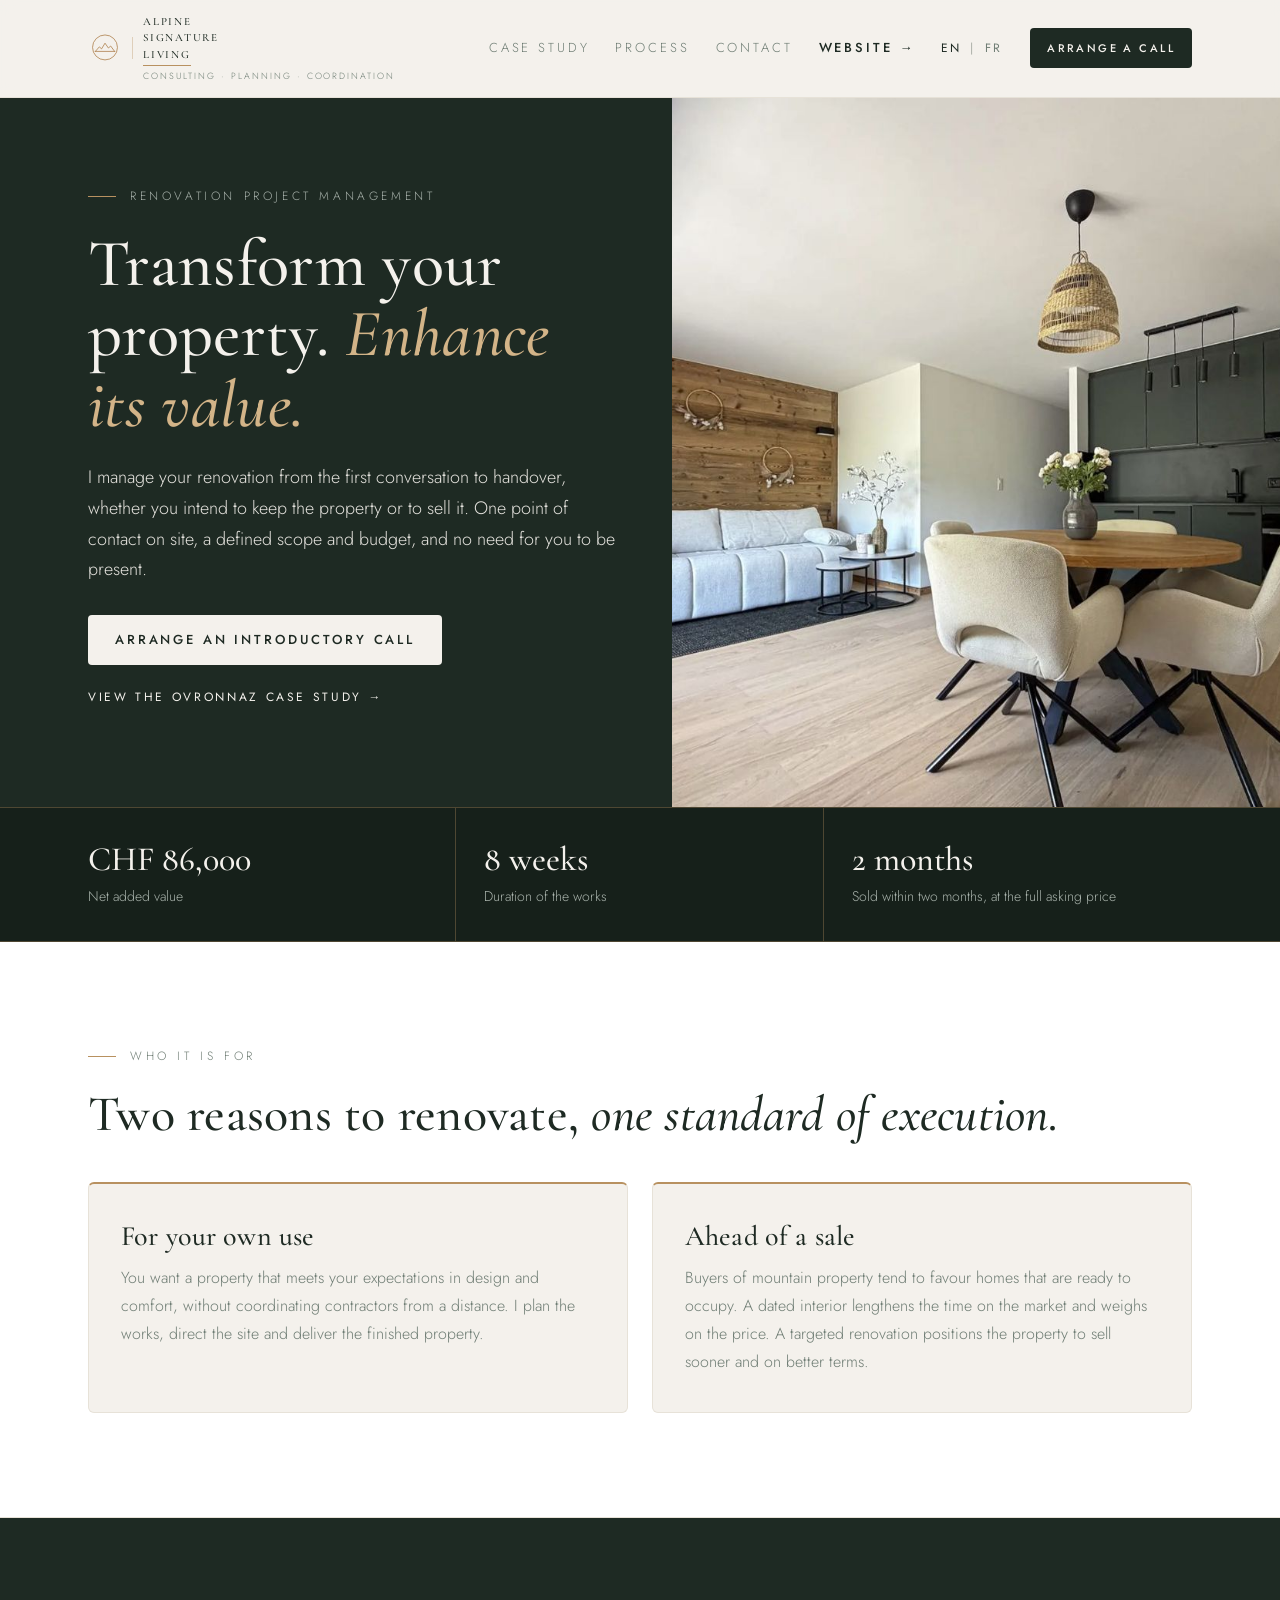
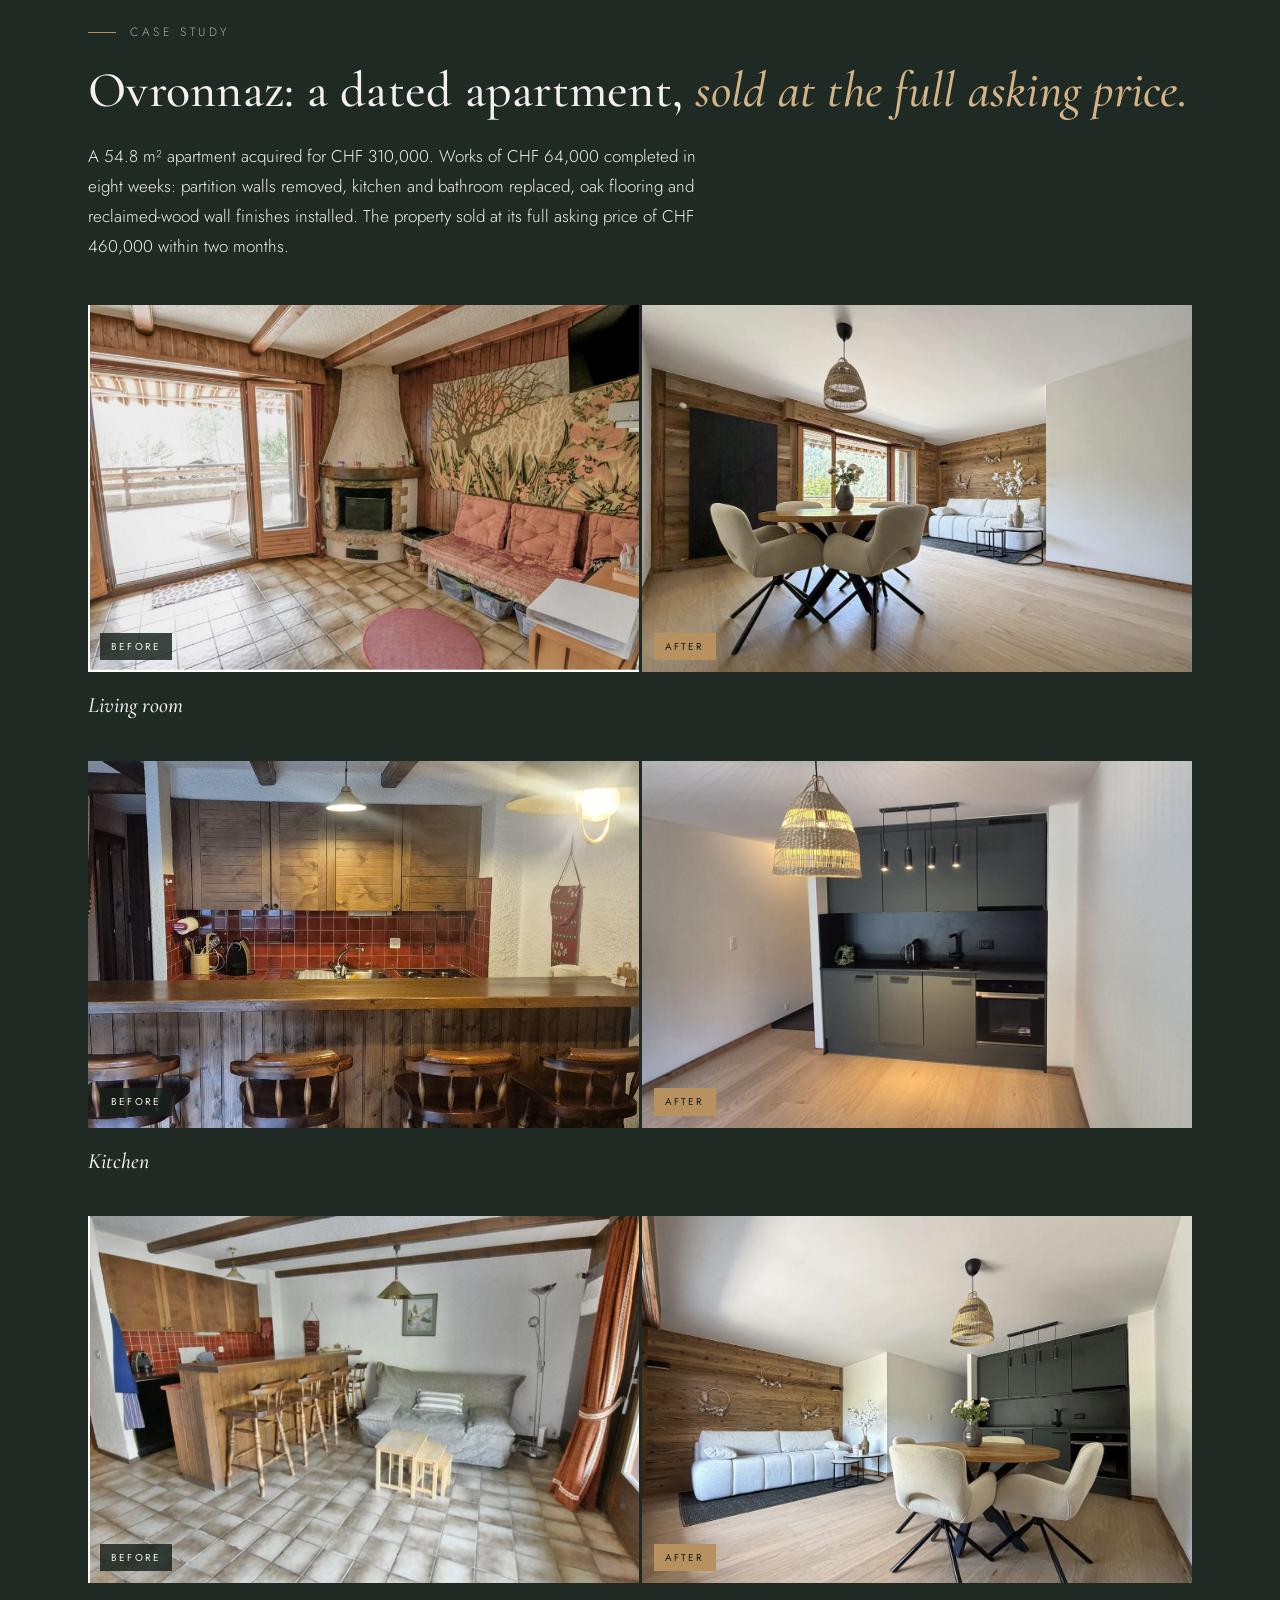
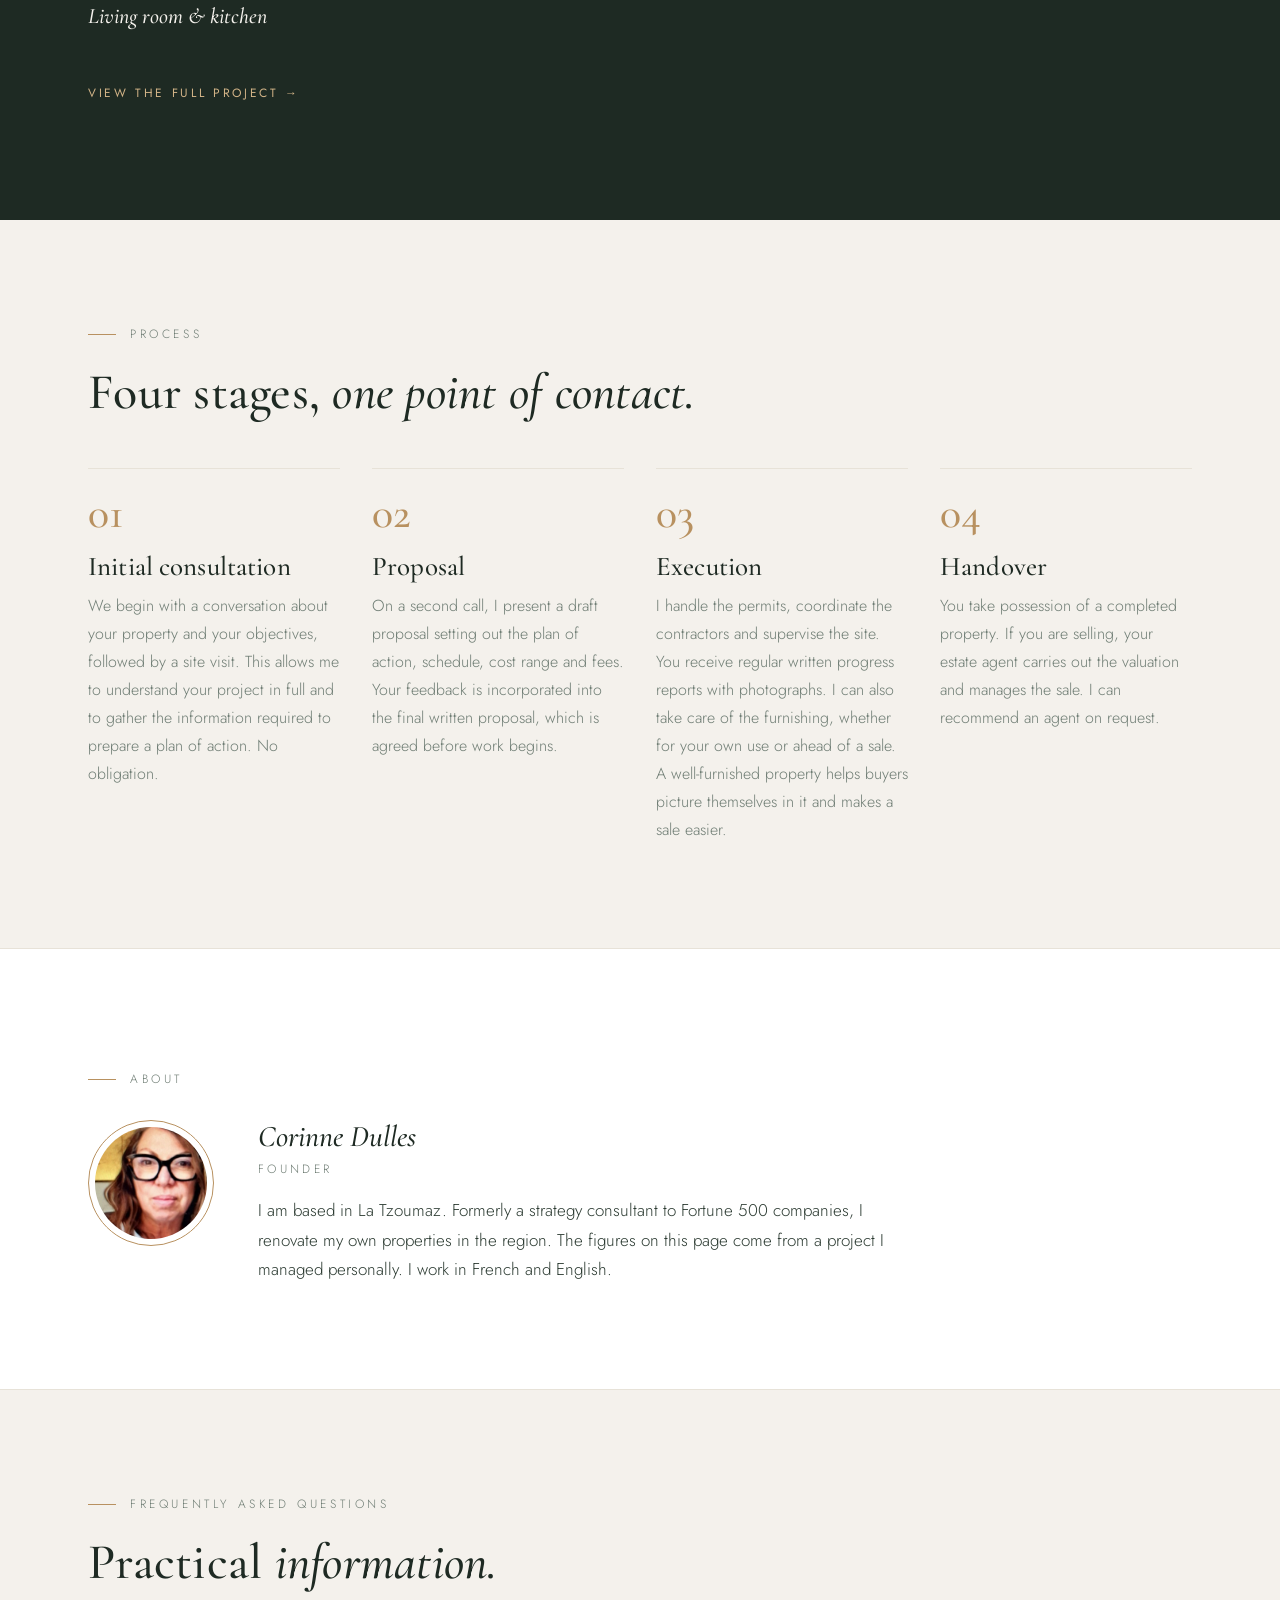
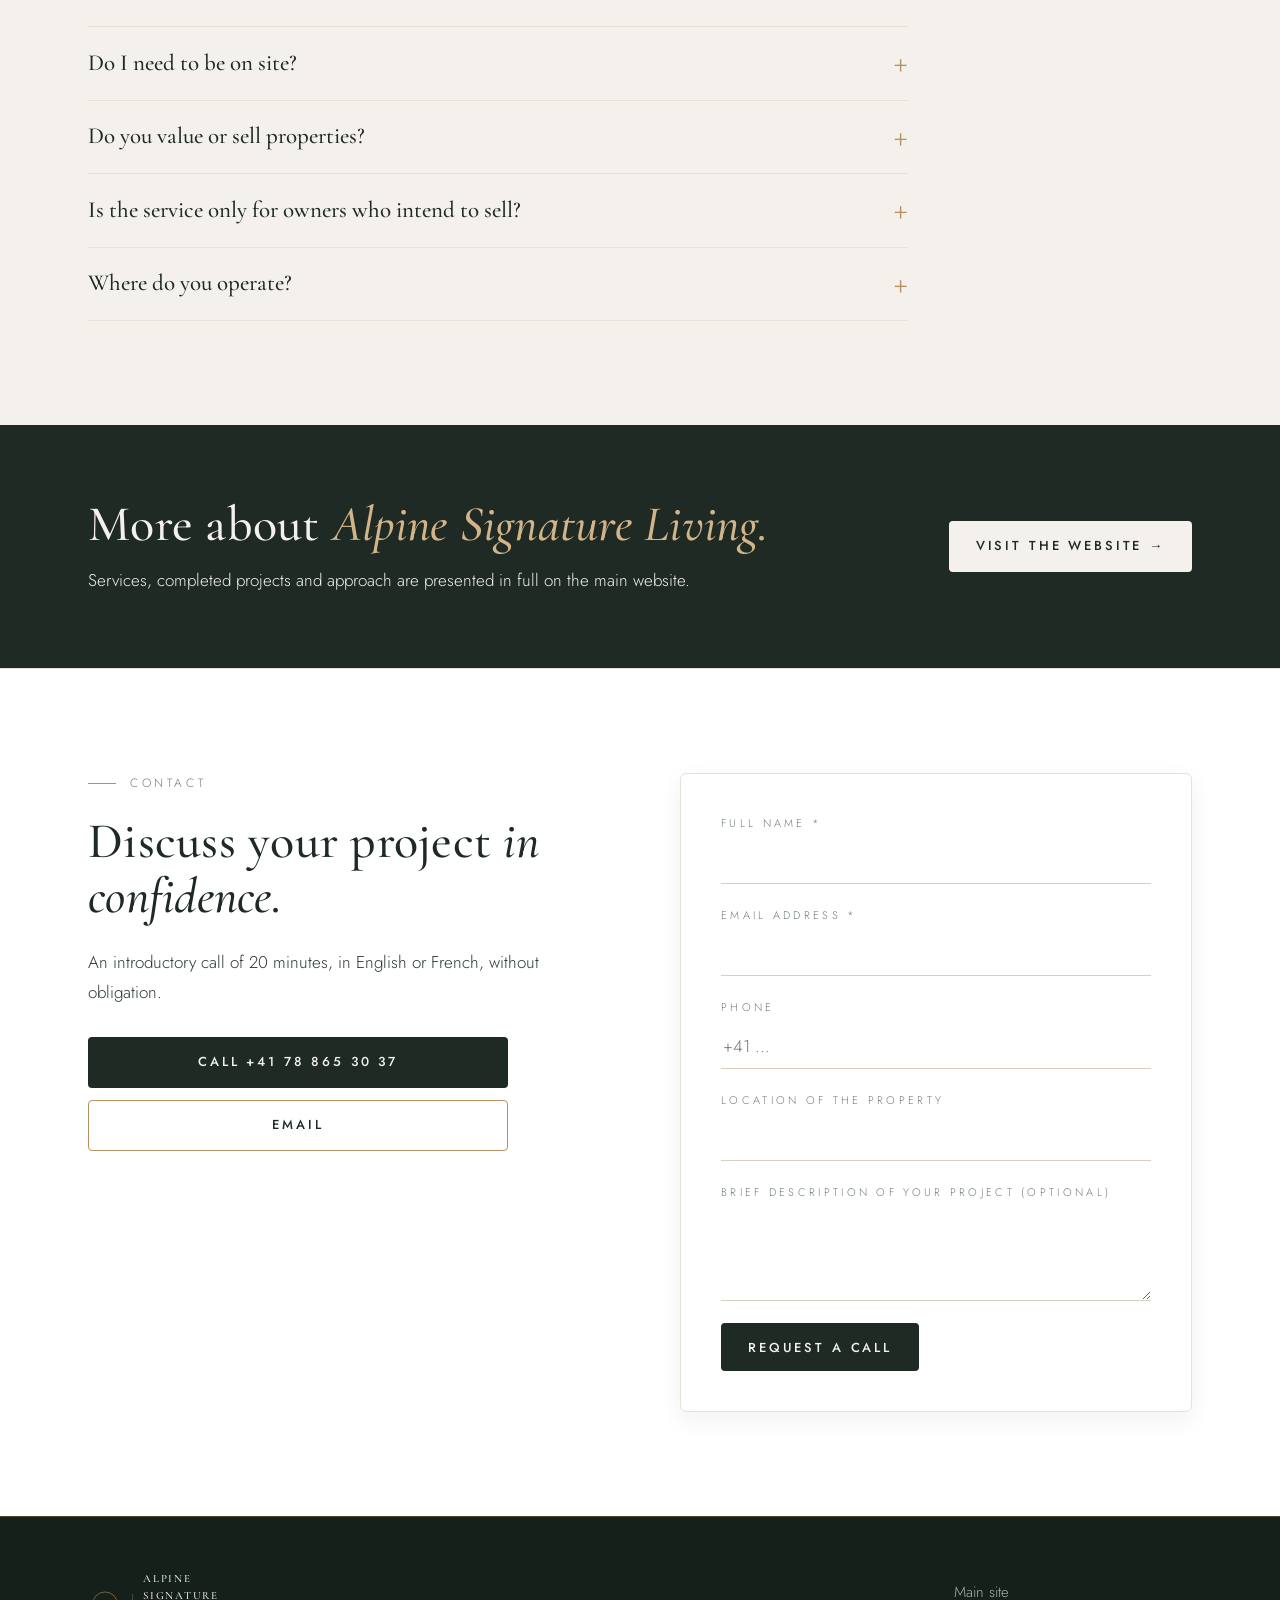
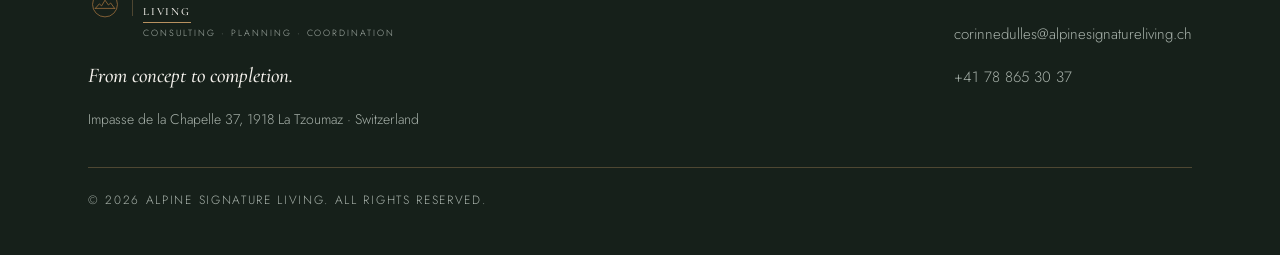
<file: sell-faster.html>
<!DOCTYPE html>
<html lang="en">
<head>
<!-- Google tag (gtag.js) -->
<script async src="https://www.googletagmanager.com/gtag/js?id=AW-18353206713"></script>
<script>
  window.dataLayer = window.dataLayer || [];
  function gtag(){dataLayer.push(arguments);}
  gtag('js', new Date());
  gtag('config', 'AW-18353206713');
</script>
<meta charset="utf-8">
<meta name="viewport" content="width=device-width, initial-scale=1, viewport-fit=cover">
<title>Transform your property. Enhance its value. | Alpine Signature Living</title>
<meta name="description" content="Renovation project management in Valais, for owners renovating for their own use or ahead of a sale. Ovronnaz case study: CHF 86,000 net added value, eight weeks of works, sold within two months.">
<link rel="canonical" href="https://www.alpinesignatureliving.ch/sell-faster.html">
<link rel="alternate" hreflang="en" href="https://www.alpinesignatureliving.ch/sell-faster.html">
<link rel="alternate" hreflang="fr" href="https://www.alpinesignatureliving.ch/vendre-plus-vite.html">
<meta property="og:title" content="Transform your property. Enhance its value. | Alpine Signature Living">
<meta property="og:description" content="Renovation project management in Valais, for owners renovating for their own use or ahead of a sale. Ovronnaz case study: CHF 86,000 net added value, eight weeks of works, sold within two months.">
<meta property="og:url" content="https://www.alpinesignatureliving.ch/sell-faster.html">
<meta property="og:type" content="website">
<meta property="og:image" content="https://www.alpinesignatureliving.ch/images/landing/living-kitchen-after.jpg">
<meta name="twitter:card" content="summary_large_image">
<meta name="theme-color" content="#1E2A23">
<link rel="preconnect" href="https://fonts.googleapis.com">
<link rel="preconnect" href="https://fonts.gstatic.com" crossorigin>
<link rel="stylesheet" href="https://fonts.googleapis.com/css2?family=Cormorant+Garamond:ital,wght@0,500;1,500&family=Jost:wght@300;400;500&display=swap">
<link rel="preload" as="image" href="images/landing/living-kitchen-after.jpg">
<style>
:root{--alpine-green:#1E2A23;--alpine-green-700:#16201A;--alpine-green-500:#2C3B32;--signature-gold:#B89160;--gold-300:#D3B488;--gold-600:#A47E4F;--slate-sage:#6F7D74;--stone:#F4F1EC;--paper:#FFFFFF;--hair:#E7E2D8;--on-dark-muted:#A8B2AB;--divider-dark:rgba(184,145,96,.35);--display:'Cormorant Garamond','Times New Roman',Georgia,serif;--sans:'Jost','Helvetica Neue',Arial,sans-serif;--pad:20px;--sec:64px}
@media (min-width:900px){:root{--pad:48px;--sec:104px}}
*{box-sizing:border-box}
html{scroll-behavior:smooth;-webkit-text-size-adjust:100%}
body{margin:0;background:var(--stone);color:var(--alpine-green-500);font-family:var(--sans);font-weight:300;font-size:17px;line-height:1.75;-webkit-font-smoothing:antialiased;text-rendering:optimizeLegibility}
img{display:block;max-width:100%}
a{color:inherit}
::selection{background:rgba(184,145,96,.22)}
:focus-visible{outline:2px solid var(--signature-gold);outline-offset:3px}
.wrap{max-width:1200px;margin:0 auto;padding:0 var(--pad)}
section{padding:var(--sec) 0;scroll-margin-top:72px}
.eyebrow{display:flex;align-items:center;gap:14px;font-size:12px;letter-spacing:.3em;text-transform:uppercase;color:var(--slate-sage);margin:0}
.eyebrow::before{content:"";width:28px;height:1px;background:var(--signature-gold);flex:0 0 auto}
.dark .eyebrow{color:var(--on-dark-muted)}
h1,h2,h3{font-family:var(--display);font-weight:500;color:var(--alpine-green);letter-spacing:.005em;margin:0}
h1{font-size:clamp(38px,5.2vw,68px);line-height:1.06}
h2{font-size:clamp(31px,4.2vw,50px);line-height:1.1;margin-top:20px}
h1 em,h2 em{font-style:italic}
.dark{background:var(--alpine-green);color:var(--stone)}
.dark h1,.dark h2,.dark h3{color:var(--stone)}
.dark h1 em,.dark h2 em{color:var(--gold-300)}
.lead{max-width:640px;margin:24px 0 0}
.btn{display:inline-flex;align-items:center;justify-content:center;min-height:48px;padding:13px 26px;border-radius:4px;border:1px solid transparent;font-family:var(--sans);font-weight:500;font-size:13px;letter-spacing:.22em;text-transform:uppercase;text-decoration:none;cursor:pointer;transition:background .2s,color .2s;text-align:center}
.btn-dark{background:var(--alpine-green);color:var(--stone)}
.btn-dark:hover{background:var(--alpine-green-500)}
.btn-light{background:var(--stone);color:var(--alpine-green)}
.btn-light:hover{background:#fff}
.btn-line{border-color:var(--signature-gold);color:var(--alpine-green);background:transparent}
.btn-line:hover{background:rgba(184,145,96,.12)}
.link{display:inline-flex;align-items:center;min-height:44px;font-weight:400;font-size:12px;letter-spacing:.22em;text-transform:uppercase;text-decoration:none}
.link:hover{color:var(--gold-300)}

/* header */
header{position:sticky;top:0;z-index:30;background:rgba(244,241,236,.92);backdrop-filter:blur(8px);-webkit-backdrop-filter:blur(8px);border-bottom:1px solid var(--hair)}
.head{display:flex;align-items:center;justify-content:space-between;gap:16px;padding-top:12px;padding-bottom:12px}
.logo{display:inline-flex;align-items:center;gap:10px}
.logo-div{width:1px;height:22px;background:var(--divider-dark)}
.logo-word{display:flex;flex-direction:column;gap:5px;font-family:var(--display);font-weight:500;font-size:11px;line-height:1.04;letter-spacing:.16em;text-transform:uppercase}
.logo-word i{display:block;width:48px;height:1px;background:var(--signature-gold)}
.logo-word small{font-family:var(--sans);font-weight:300;font-size:9px;letter-spacing:.22em}
header .logo-word small{display:none}
nav{display:flex;align-items:center;gap:26px}
nav a.n{display:none;font-size:13px;letter-spacing:.22em;text-transform:uppercase;color:var(--slate-sage);text-decoration:none}
nav a.n:hover{color:var(--alpine-green)}
.langs{display:inline-flex;align-items:center;gap:8px;font-weight:400;font-size:12px;letter-spacing:.18em}
.langs a{text-decoration:none;color:var(--slate-sage);padding:12px 2px}
.langs .on{color:var(--alpine-green)}
.langs b{font-weight:400;opacity:.4}
header .btn{min-height:40px;padding:9px 16px;font-size:11px}
@media (min-width:900px){nav a.n{display:inline}header .logo-word small{display:block}.head{padding-top:16px;padding-bottom:16px}}
@media (max-width:420px){header .btn{display:none}}

/* hero */
.hero{padding:0}
.hero-grid{display:grid;grid-template-columns:1fr}
.hero-text{padding:56px var(--pad) 48px}
.hero-text .sub{font-size:18px;line-height:1.7;opacity:.92;max-width:560px;margin:22px 0 30px}
.hero-cta{display:flex;flex-wrap:wrap;align-items:center;gap:10px 22px}
.hero-img{position:relative;min-height:260px}
.hero-img img{position:absolute;inset:0;width:100%;height:100%;object-fit:cover}
@media (min-width:900px){.hero-grid{grid-template-columns:1.05fr .95fr;min-height:640px}.hero-text{display:flex;flex-direction:column;justify-content:center;padding:88px 56px 88px max(48px,calc((100vw - 1200px)/2 + 48px))}}
.proof{background:var(--alpine-green-700);border-top:1px solid var(--divider-dark);border-bottom:1px solid var(--divider-dark)}
.proof-grid{display:grid;grid-template-columns:1fr}
.proof-grid>div{padding:22px 0;border-bottom:1px solid var(--divider-dark)}
.proof-grid>div:last-child{border-bottom:0}
.big{font-family:var(--display);font-weight:500;font-size:34px;line-height:1.05;color:var(--stone)}
.small{font-size:14px;line-height:1.5;color:var(--on-dark-muted);margin-top:8px}
@media (min-width:760px){.proof-grid{grid-template-columns:repeat(3,1fr)}.proof-grid>div{padding:34px 28px;border-bottom:0;border-right:1px solid var(--divider-dark)}.proof-grid>div:first-child{padding-left:0}.proof-grid>div:last-child{border-right:0}}

/* problem */
.problem{background:var(--paper);border-bottom:1px solid var(--hair)}
.problem p.body{font-family:var(--display);font-weight:500;font-size:clamp(21px,2.3vw,27px);line-height:1.5;color:var(--alpine-green);max-width:820px;margin:28px 0 0;border-left:2px solid var(--signature-gold);padding-left:22px}

/* who it is for */
.who{display:grid;grid-template-columns:1fr;gap:20px;margin-top:40px}
.who-card{background:var(--stone);border:1px solid var(--hair);border-top:2px solid var(--signature-gold);border-radius:6px;padding:28px 24px}
.who-card h3{font-size:28px;line-height:1.15}
.who-card p{margin:12px 0 0;font-size:16px;color:var(--slate-sage)}
@media (min-width:760px){.who{grid-template-columns:1fr 1fr;gap:24px}.who-card{padding:36px 32px}}

/* case */
.pairs{display:grid;gap:36px;margin-top:44px}
.pair{margin:0}
.pair-imgs{display:grid;grid-template-columns:1fr;gap:3px}
.pair-imgs div{position:relative;aspect-ratio:3/2;overflow:hidden;background:var(--alpine-green-700)}
.pair-imgs img{position:absolute;inset:0;width:100%;height:100%;object-fit:cover}
.tag{position:absolute;left:12px;bottom:12px;font-size:10px;font-weight:400;letter-spacing:.22em;text-transform:uppercase;padding:5px 11px;background:rgba(22,32,26,.82);color:var(--stone)}
.tag.a{background:var(--signature-gold);color:var(--alpine-green-700)}
.pair figcaption{font-family:var(--display);font-style:italic;font-weight:500;font-size:22px;color:var(--stone);margin-top:14px}
@media (min-width:640px){.pair-imgs{grid-template-columns:1fr 1fr}}
.case-more{margin-top:36px;color:var(--gold-300)}

/* steps */
.steps{display:grid;grid-template-columns:1fr;gap:34px;margin-top:48px}
.step{border-top:1px solid var(--hair);padding-top:22px}
.num{font-family:var(--display);font-weight:500;font-size:44px;line-height:1;color:var(--signature-gold)}
.step h3{font-size:27px;line-height:1.15;margin:16px 0 10px}
.step p{margin:0;font-size:16px;color:var(--slate-sage)}
@media (min-width:700px){.steps{grid-template-columns:repeat(2,1fr);gap:40px}}
@media (min-width:1080px){.steps{grid-template-columns:repeat(4,1fr);gap:32px}}

/* about */
.about{background:var(--paper);border-top:1px solid var(--hair);border-bottom:1px solid var(--hair)}
.about-row{display:flex;flex-direction:column;gap:26px;margin-top:30px}
.portrait{position:relative;flex:0 0 auto;width:112px;height:112px}
.portrait img{width:100%;height:100%;object-fit:cover;border-radius:50%}
.portrait::after{content:"";position:absolute;inset:-7px;border:1.5px solid var(--signature-gold);border-radius:50%}
.about-name{font-family:var(--display);font-style:italic;font-weight:500;font-size:30px;line-height:1.1;color:var(--alpine-green)}
.about-role{font-size:12px;letter-spacing:.28em;text-transform:uppercase;color:var(--slate-sage);margin-top:6px}
.about p{margin:16px 0 0;max-width:640px}
@media (min-width:760px){.about-row{flex-direction:row;align-items:flex-start;gap:44px}.portrait{margin:7px}}

/* faq */
.faq-list{margin-top:36px;max-width:820px;border-top:1px solid var(--hair)}
details{border-bottom:1px solid var(--hair)}
summary{list-style:none;cursor:pointer;display:flex;align-items:center;justify-content:space-between;gap:20px;padding:20px 0;min-height:56px;font-family:var(--display);font-weight:500;font-size:23px;line-height:1.25;color:var(--alpine-green)}
summary::-webkit-details-marker{display:none}
summary::after{content:"+";font-family:var(--sans);font-weight:300;font-size:26px;color:var(--signature-gold);flex:0 0 auto}
details[open] summary::after{content:"–"}
details p{margin:0 0 22px;max-width:680px;color:var(--slate-sage)}

/* link to main website */
nav a.n.site{color:var(--alpine-green);font-weight:500}
.site-band{padding:56px 0}
.site-row{display:flex;flex-direction:column;align-items:flex-start;gap:26px}
@media (min-width:860px){.site-band{padding:72px 0}.site-row{flex-direction:row;align-items:center;justify-content:space-between;gap:48px}.site-row .btn{flex:0 0 auto}}

/* contact */
.contact-grid{display:grid;grid-template-columns:1fr;gap:44px}
.contact-ways{display:flex;flex-direction:column;gap:12px;margin-top:30px;max-width:420px}
.card{background:var(--paper);border:1px solid var(--hair);border-radius:6px;box-shadow:0 8px 24px rgba(30,42,35,.06);padding:clamp(22px,5vw,40px)}
form{display:flex;flex-direction:column;gap:22px}
label{display:flex;flex-direction:column;gap:6px;font-size:11px;letter-spacing:.3em;text-transform:uppercase;color:var(--slate-sage)}
input,textarea{font-family:var(--sans);font-weight:300;font-size:17px;letter-spacing:0;text-transform:none;color:var(--alpine-green);background:transparent;border:0;border-bottom:1px solid #D8D1C3;border-radius:0;padding:10px 2px;width:100%}
input:focus,textarea:focus{outline:0;border-bottom-color:var(--signature-gold)}
textarea{resize:vertical;min-height:84px}
@media (min-width:900px){.contact-grid{grid-template-columns:1fr 1fr;gap:80px;align-items:start}}

/* footer */
footer{background:var(--alpine-green-700);color:var(--on-dark-muted);padding:56px 0 44px;border-top:1px solid var(--divider-dark);font-size:15px}
.foot{display:flex;flex-wrap:wrap;justify-content:space-between;gap:36px}
.foot-tag{font-family:var(--display);font-style:italic;font-weight:500;font-size:21px;color:var(--stone);margin:20px 0 0}
.foot-links{display:flex;flex-direction:column;gap:4px}
.foot-links a{text-decoration:none;padding:6px 0;overflow-wrap:anywhere}
.foot-links a:hover{color:var(--stone)}
.foot-copy{margin-top:36px;padding-top:22px;border-top:1px solid var(--divider-dark);font-size:12px;letter-spacing:.14em;text-transform:uppercase}

/* sticky call bar on phones */
.callbar{display:none}
@media (max-width:760px){.callbar{position:fixed;left:0;right:0;bottom:0;z-index:40;display:flex;gap:1px;background:var(--divider-dark);box-shadow:0 -6px 20px rgba(22,32,26,.18);padding-bottom:env(safe-area-inset-bottom)}.callbar a{flex:1;display:flex;text-align:center;padding:0 10px;align-items:center;justify-content:center;min-height:54px;font-weight:500;font-size:12px;letter-spacing:.2em;text-transform:uppercase;text-decoration:none}.callbar .c1{background:var(--alpine-green);color:var(--stone)}.callbar .c2{background:var(--stone);color:var(--alpine-green)}footer{padding-bottom:calc(44px + 54px + env(safe-area-inset-bottom))}}
@media (prefers-reduced-motion:reduce){html{scroll-behavior:auto}*{transition:none!important}}
</style>
</head>
<body>

<header>
  <div class="wrap head">
    <a href="index.html" aria-label="Alpine Signature Living" style="text-decoration:none"><span class="logo">
        <svg width="34" height="34" viewBox="0 0 120 120" fill="none" aria-hidden="true"><circle cx="60" cy="58" r="44" stroke="#A8763F" stroke-width="2.6"/><path d="M26 72 L40 56 L48 63 L60 43 L72 60 L80 53 L94 72" stroke="#A8763F" stroke-width="2.6" stroke-linecap="round" stroke-linejoin="round"/><line x1="24" y1="72" x2="96" y2="72" stroke="#A8763F" stroke-width="2.6"/></svg>
        <span class="logo-div"></span>
        <span class="logo-word" style="color:#1E2A23"><span>Alpine</span><span>Signature</span><span>Living</span><i></i><small style="color:#6F7D74">Consulting · Planning · Coordination</small></span>
      </span></a>
    <nav>
      <a class="n" href="#case">Case study</a>
      <a class="n" href="#how">Process</a>
      <a class="n" href="#contact">Contact</a>
      <a class="n site" href="index.html">Website →</a>
      <span class="langs"><span class="on">EN</span><b>|</b><a href="vendre-plus-vite.html" lang="fr" hreflang="fr">FR</a></span>
      <a class="btn btn-dark" href="#contact">Arrange a call</a>
    </nav>
  </div>
</header>

<main>
  <section class="hero dark">
    <div class="hero-grid">
      <div class="hero-text">
        <p class="eyebrow">Renovation project management</p>
        <h1 style="margin-top:22px">Transform your property. <em>Enhance its value.</em></h1>
        <p class="sub">I manage your renovation from the first conversation to handover, whether you intend to keep the property or to sell it. One point of contact on site, a defined scope and budget, and no need for you to be present.</p>
        <div class="hero-cta">
          <a class="btn btn-light" href="#contact">Arrange an introductory call</a>
          <a class="link" href="#case">View the Ovronnaz case study →</a>
        </div>
      </div>
      <div class="hero-img"><img src="images/landing/living-kitchen-after.jpg" alt="Renovated living room and kitchen of the Ovronnaz apartment" width="1400" height="970" fetchpriority="high"></div>
    </div>
  </section>

  <div class="proof dark">
    <div class="wrap proof-grid">
      <div><div class="big">CHF 86,000</div><div class="small">Net added value</div></div>
      <div><div class="big">8 weeks</div><div class="small">Duration of the works</div></div>
      <div><div class="big">2 months</div><div class="small">Sold within two months, at the full asking price</div></div>
    </div>
  </div>

  <section class="problem">
    <div class="wrap">
      <p class="eyebrow">Who it is for</p>
      <h2>Two reasons to renovate, <em>one standard of execution.</em></h2>
      <div class="who">
        <div class="who-card"><h3>For your own use</h3><p>You want a property that meets your expectations in design and comfort, without coordinating contractors from a distance. I plan the works, direct the site and deliver the finished property.</p></div>
        <div class="who-card"><h3>Ahead of a sale</h3><p>Buyers of mountain property tend to favour homes that are ready to occupy. A dated interior lengthens the time on the market and weighs on the price. A targeted renovation positions the property to sell sooner and on better terms.</p></div>
      </div>
    </div>
  </section>

  <section id="case" class="dark">
    <div class="wrap">
      <p class="eyebrow">Case study</p>
      <h2>Ovronnaz: a dated apartment, <em>sold at the full asking price.</em></h2>
      <p class="lead">A 54.8 m² apartment acquired for CHF 310,000. Works of CHF 64,000 completed in eight weeks: partition walls removed, kitchen and bathroom replaced, oak flooring and reclaimed-wood wall finishes installed. The property sold at its full asking price of CHF 460,000 within two months.</p>
      <div class="pairs">
        <figure class="pair">
          <div class="pair-imgs">
            <div><img src="images/landing/living-before.jpg" alt="Living room, before" loading="lazy" decoding="async" width="1400" height="933"><span class="tag">Before</span></div>
            <div><img src="images/landing/living-after.jpg" alt="Living room, after" loading="lazy" decoding="async" width="1400" height="933"><span class="tag a">After</span></div>
          </div>
          <figcaption>Living room</figcaption>
        </figure>
        <figure class="pair">
          <div class="pair-imgs">
            <div><img src="images/landing/kitchen-before.jpg" alt="Kitchen, before" loading="lazy" decoding="async" width="1400" height="933"><span class="tag">Before</span></div>
            <div><img src="images/landing/kitchen-after.jpg" alt="Kitchen, after" loading="lazy" decoding="async" width="1400" height="933"><span class="tag a">After</span></div>
          </div>
          <figcaption>Kitchen</figcaption>
        </figure>
        <figure class="pair">
          <div class="pair-imgs">
            <div><img src="images/landing/living-kitchen-before.jpg" alt="Living room &amp; kitchen, before" loading="lazy" decoding="async" width="1400" height="933"><span class="tag">Before</span></div>
            <div><img src="images/landing/living-kitchen-after.jpg" alt="Living room &amp; kitchen, after" loading="lazy" decoding="async" width="1400" height="933"><span class="tag a">After</span></div>
          </div>
          <figcaption>Living room &amp; kitchen</figcaption>
        </figure>
      </div>
      <a class="link case-more" href="index.html#projects">View the full project →</a>
    </div>
  </section>

  <section id="how">
    <div class="wrap">
      <p class="eyebrow">Process</p>
      <h2>Four stages, <em>one point of contact.</em></h2>
      <div class="steps">
        <div class="step"><div class="num">01</div><h3>Initial consultation</h3><p>We begin with a conversation about your property and your objectives, followed by a site visit. This allows me to understand your project in full and to gather the information required to prepare a plan of action. No obligation.</p></div>
        <div class="step"><div class="num">02</div><h3>Proposal</h3><p>On a second call, I present a draft proposal setting out the plan of action, schedule, cost range and fees. Your feedback is incorporated into the final written proposal, which is agreed before work begins.</p></div>
        <div class="step"><div class="num">03</div><h3>Execution</h3><p>I handle the permits, coordinate the contractors and supervise the site. You receive regular written progress reports with photographs. I can also take care of the furnishing, whether for your own use or ahead of a sale. A well-furnished property helps buyers picture themselves in it and makes a sale easier.</p></div>
        <div class="step"><div class="num">04</div><h3>Handover</h3><p>You take possession of a completed property. If you are selling, your estate agent carries out the valuation and manages the sale. I can recommend an agent on request.</p></div>
      </div>
    </div>
  </section>

  <section class="about">
    <div class="wrap">
      <p class="eyebrow">About</p>
      <div class="about-row">
        <div class="portrait"><img src="images/corinne-portrait-headshot.jpg" alt="Portrait of Corinne Dulles" loading="lazy" width="112" height="112"></div>
        <div>
          <div class="about-name">Corinne Dulles</div>
          <div class="about-role">Founder</div>
          <p>I am based in La Tzoumaz. Formerly a strategy consultant to Fortune 500 companies, I renovate my own properties in the region. The figures on this page come from a project I managed personally. I work in French and English.</p>
        </div>
      </div>
    </div>
  </section>

  <section>
    <div class="wrap">
      <p class="eyebrow">Frequently asked questions</p>
      <h2>Practical <em>information.</em></h2>
      <div class="faq-list"><details><summary>Do I need to be on site?</summary><p>No. I represent you on site throughout the works and report to you in writing at regular intervals.</p></details><details><summary>Do you value or sell properties?</summary><p>No. Valuation and sale remain the responsibility of your estate agent. I manage the renovation and coordinate with the agent where a sale is planned.</p></details><details><summary>Is the service only for owners who intend to sell?</summary><p>No. The service is the same whether you are renovating for your own use or ahead of a sale. It also applies if you are acquiring a property that requires renovation.</p></details><details><summary>Where do you operate?</summary><p>In Lower Valais and Central Valais. I am open to discussing projects in other locations.</p></details></div>
    </div>
  </section>

  <section class="dark site-band">
    <div class="wrap site-row">
      <div>
        <h2 style="margin-top:0">More about <em>Alpine Signature Living.</em></h2>
        <p class="lead" style="margin-top:14px">Services, completed projects and approach are presented in full on the main website.</p>
      </div>
      <a class="btn btn-light" href="index.html">Visit the website →</a>
    </div>
  </section>

  <section id="contact" style="background:var(--paper);border-top:1px solid var(--hair)">
    <div class="wrap contact-grid">
      <div>
        <p class="eyebrow">Contact</p>
        <h2>Discuss your project <em>in confidence.</em></h2>
        <p class="lead">An introductory call of 20 minutes, in English or French, without obligation.</p>
        <div class="contact-ways">
          <a class="btn btn-dark" href="tel:+41788653037">Call +41 78 865 30 37</a>
          <a class="btn btn-line" href="mailto:corinnedulles@alpinesignatureliving.ch">Email</a>
        </div>
      </div>
      <div class="card">
        <form id="callForm">
          <label>Full name *<input name="name" autocomplete="name" required></label>
          <label>Email address *<input name="email" type="email" autocomplete="email" required></label>
          <label>Phone<input name="phone" type="tel" autocomplete="tel" placeholder="+41 …"></label>
          <label>Location of the property<input name="where"></label>
          <label>Brief description of your project (optional)<textarea name="msg" rows="3"></textarea></label>
          <div><button class="btn btn-dark" type="submit">Request a call</button></div>
        </form>
      </div>
    </div>
  </section>
</main>

<footer>
  <div class="wrap">
    <div class="foot">
      <div>
        <span class="logo">
        <svg width="34" height="34" viewBox="0 0 120 120" fill="none" aria-hidden="true"><circle cx="60" cy="58" r="44" stroke="#A8763F" stroke-width="2.6"/><path d="M26 72 L40 56 L48 63 L60 43 L72 60 L80 53 L94 72" stroke="#A8763F" stroke-width="2.6" stroke-linecap="round" stroke-linejoin="round"/><line x1="24" y1="72" x2="96" y2="72" stroke="#A8763F" stroke-width="2.6"/></svg>
        <span class="logo-div"></span>
        <span class="logo-word" style="color:#F4F1EC"><span>Alpine</span><span>Signature</span><span>Living</span><i></i><small style="color:#A8B2AB">Consulting · Planning · Coordination</small></span>
      </span>
        <p class="foot-tag">From concept to completion.</p>
        <p style="margin:12px 0 0;font-size:14px">Impasse de la Chapelle 37, 1918 La Tzoumaz · Switzerland</p>
      </div>
      <div class="foot-links">
        <a href="index.html">Main site</a>
        <a href="mailto:corinnedulles@alpinesignatureliving.ch">corinnedulles@alpinesignatureliving.ch</a>
        <a href="tel:+41788653037">+41 78 865 30 37</a>
      </div>
    </div>
    <div class="foot-copy">© 2026 Alpine Signature Living. All rights reserved.</div>
  </div>
</footer>

<div class="callbar">
  <a class="c1" href="tel:+41788653037">Call</a>
  <a class="c2" href="#contact">Contact</a>
</div>

<script>
  // The form opens the visitor's email app with the request pre-filled (same approach as the main site).
  document.getElementById('callForm').addEventListener('submit', function (ev) {
    ev.preventDefault();
    var f = ev.currentTarget, v = function (n) { return (f.elements[n].value || '').trim(); };
    var body = ['Name: ' + v('name'), 'Email: ' + v('email'), 'Phone: ' + v('phone'), 'Property: ' + v('where'), '', v('msg')].join('\n');
    if (typeof gtag === 'function') gtag('event', 'generate_lead', { page: 'sell-faster.html' });
    window.location.href = 'mailto:corinnedulles@alpinesignatureliving.ch?subject=' + encodeURIComponent('Call request (website)' + ' — ' + v('name')) + '&body=' + encodeURIComponent(body);
  });
</script>
</body>
</html>
</file>
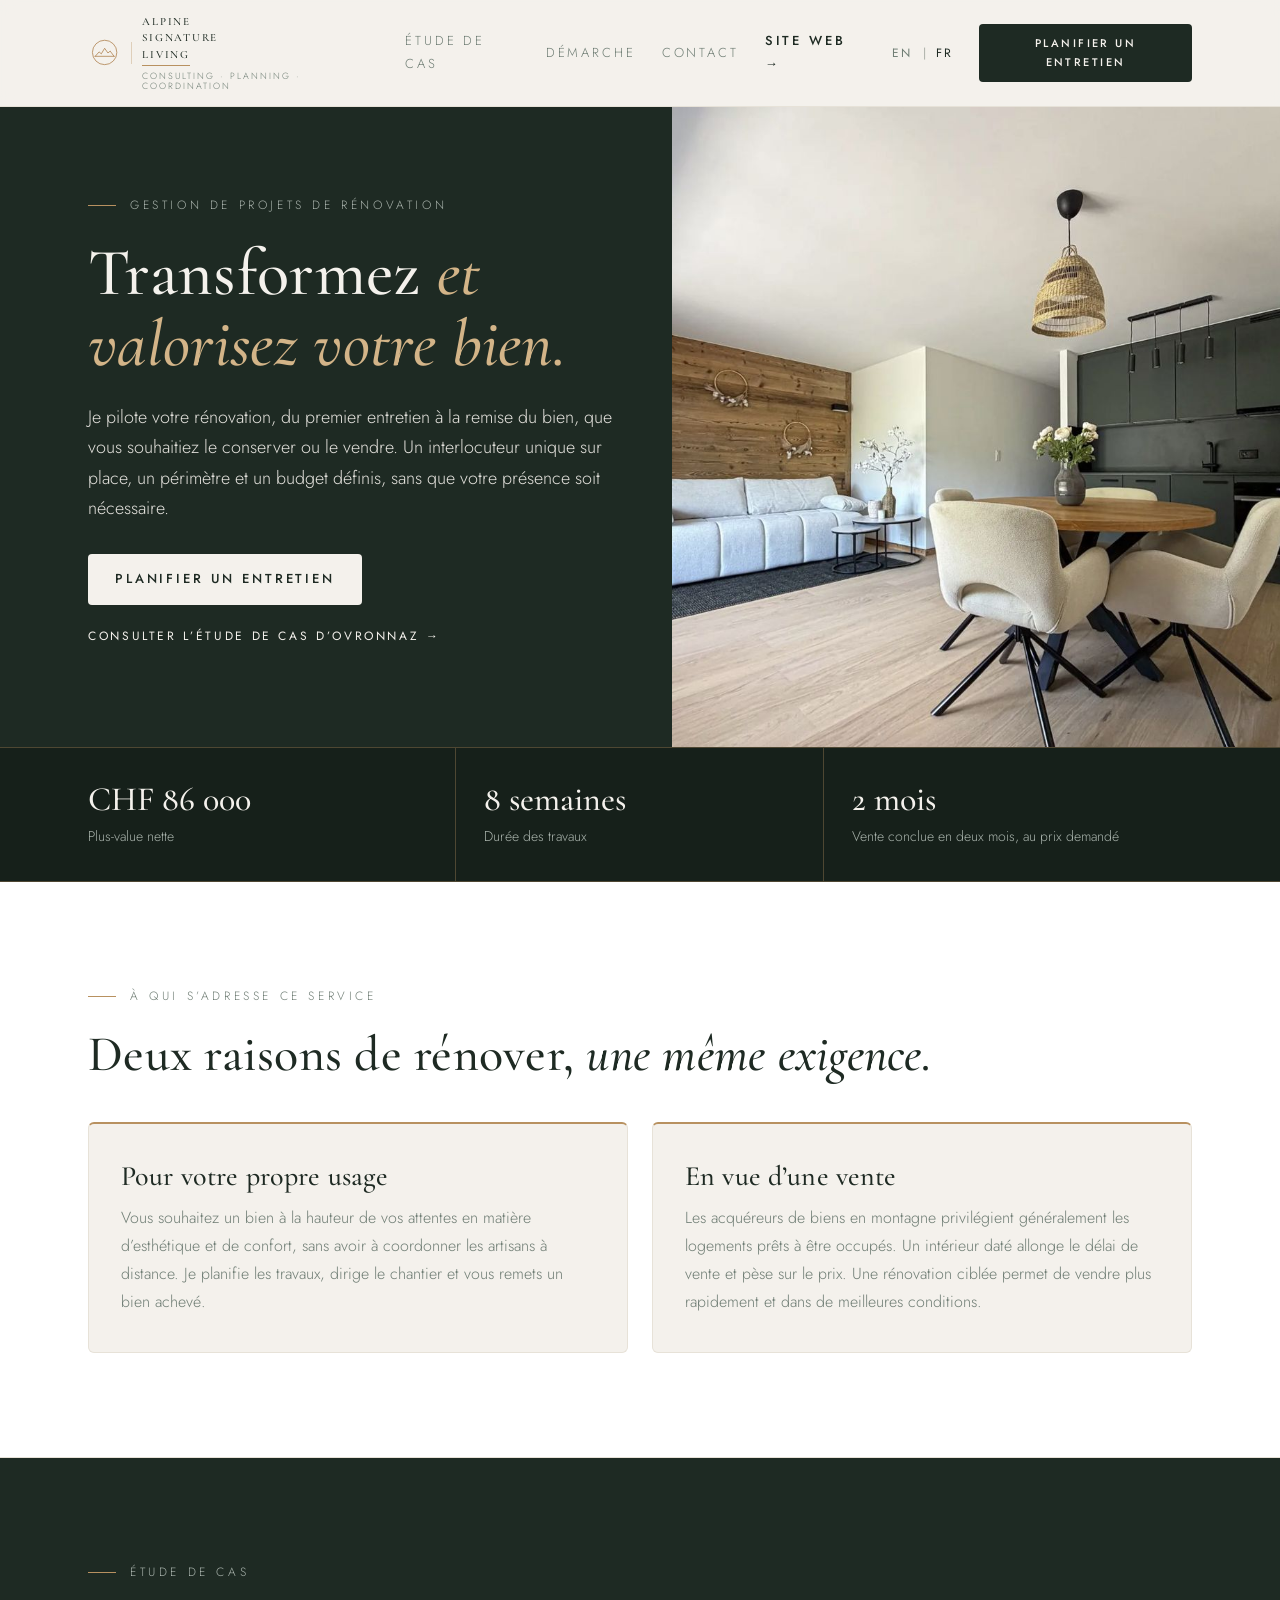
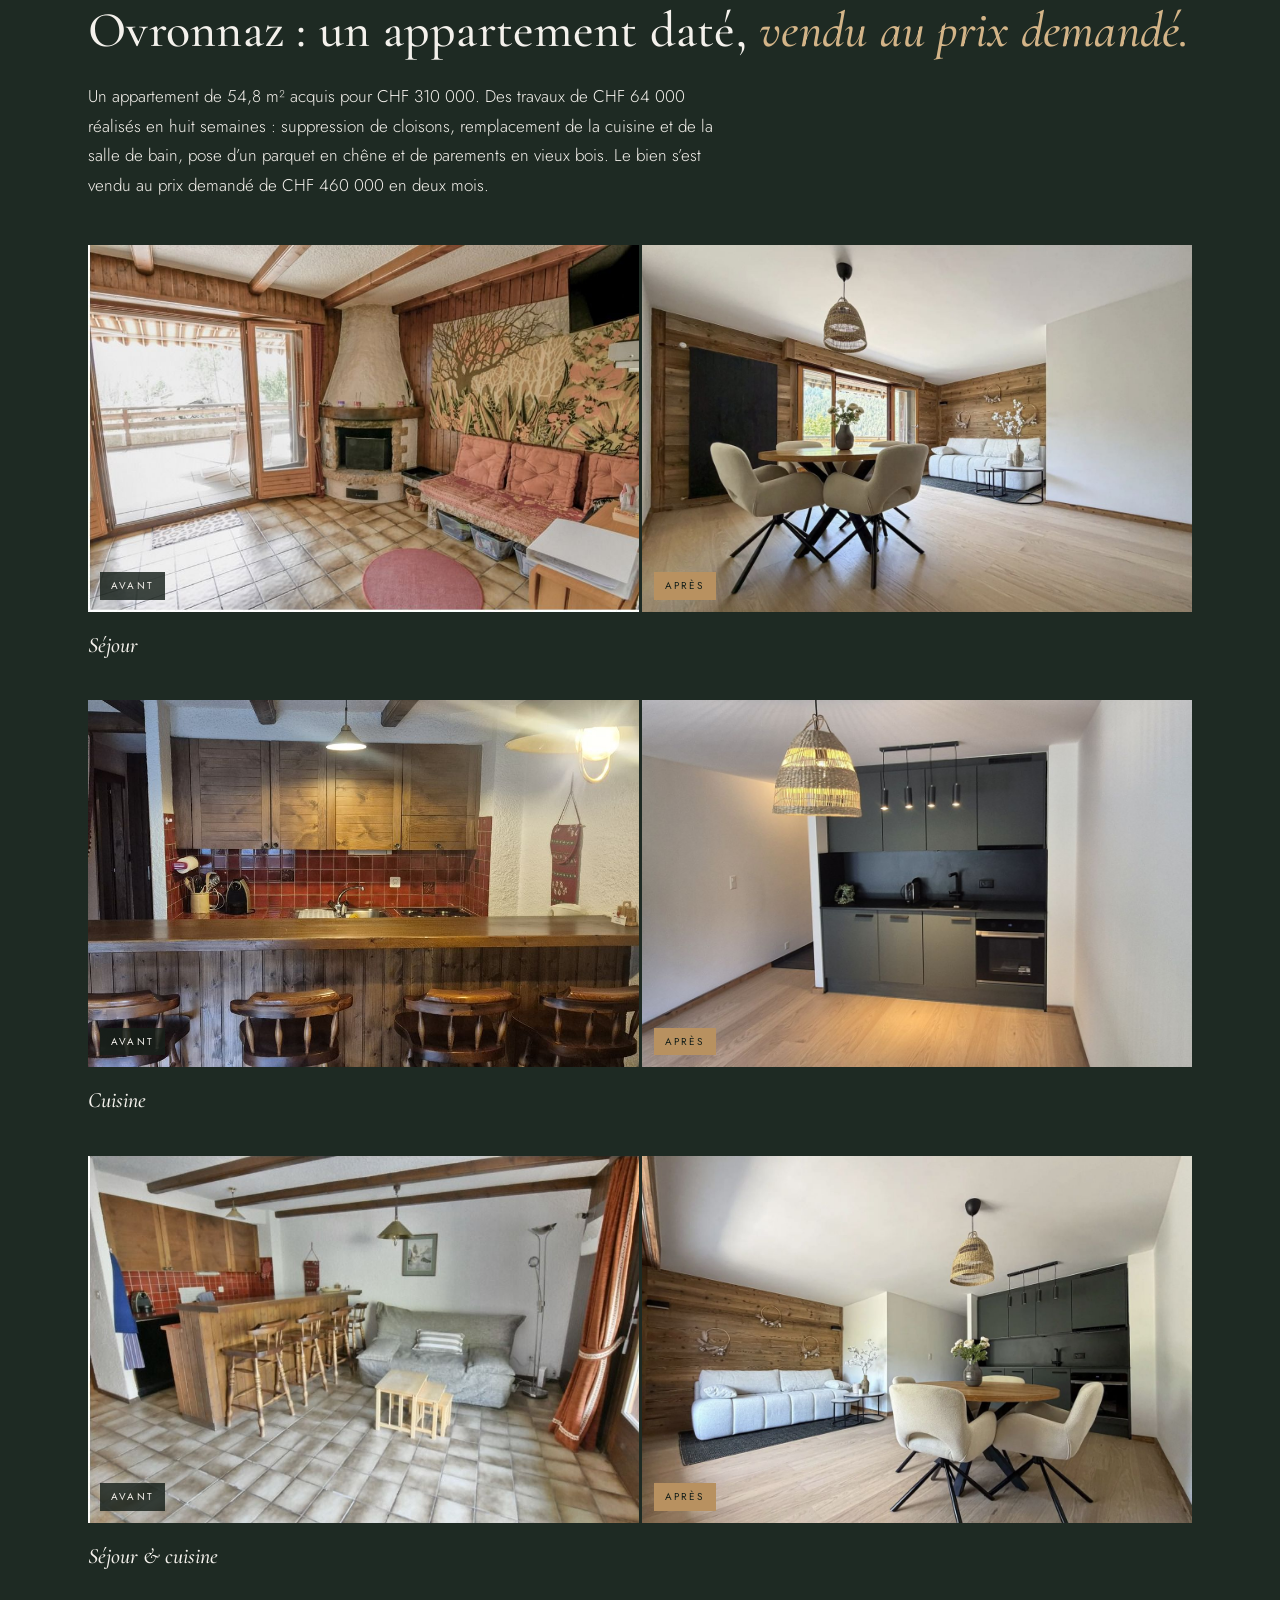
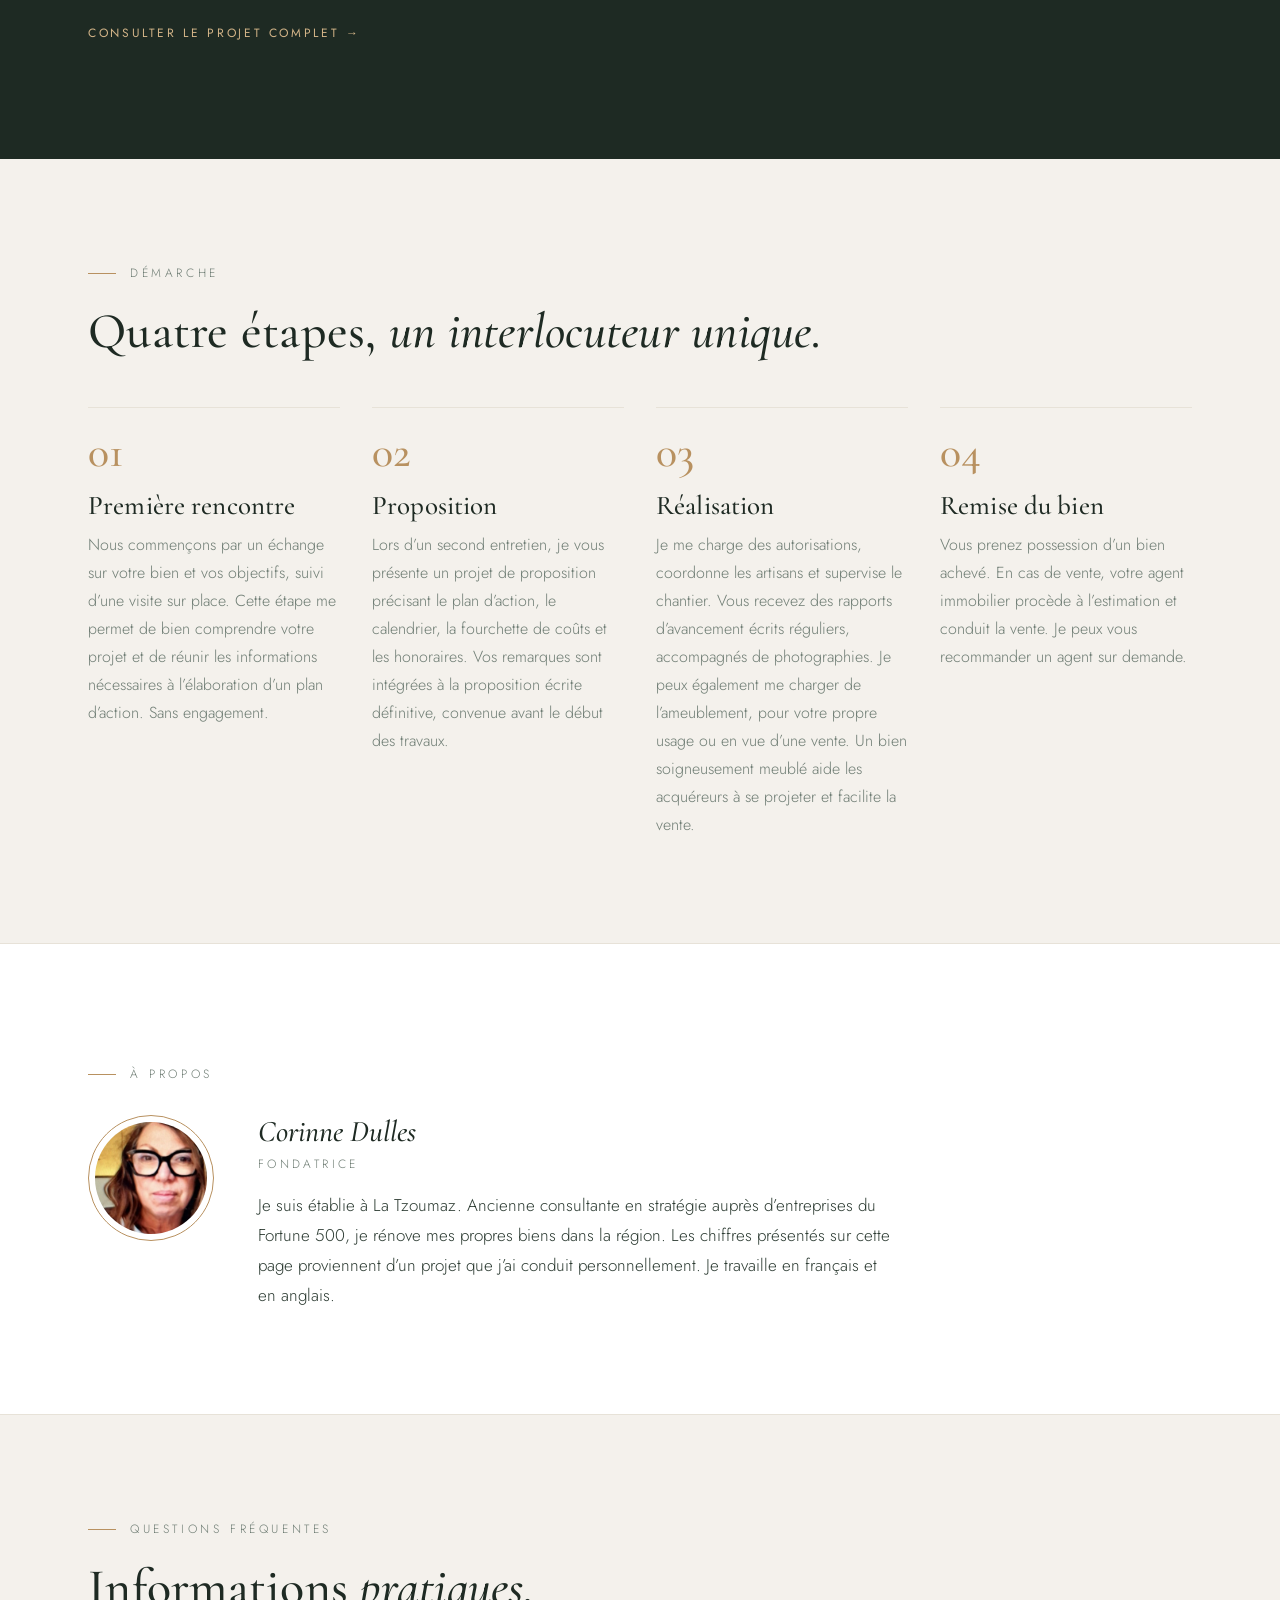
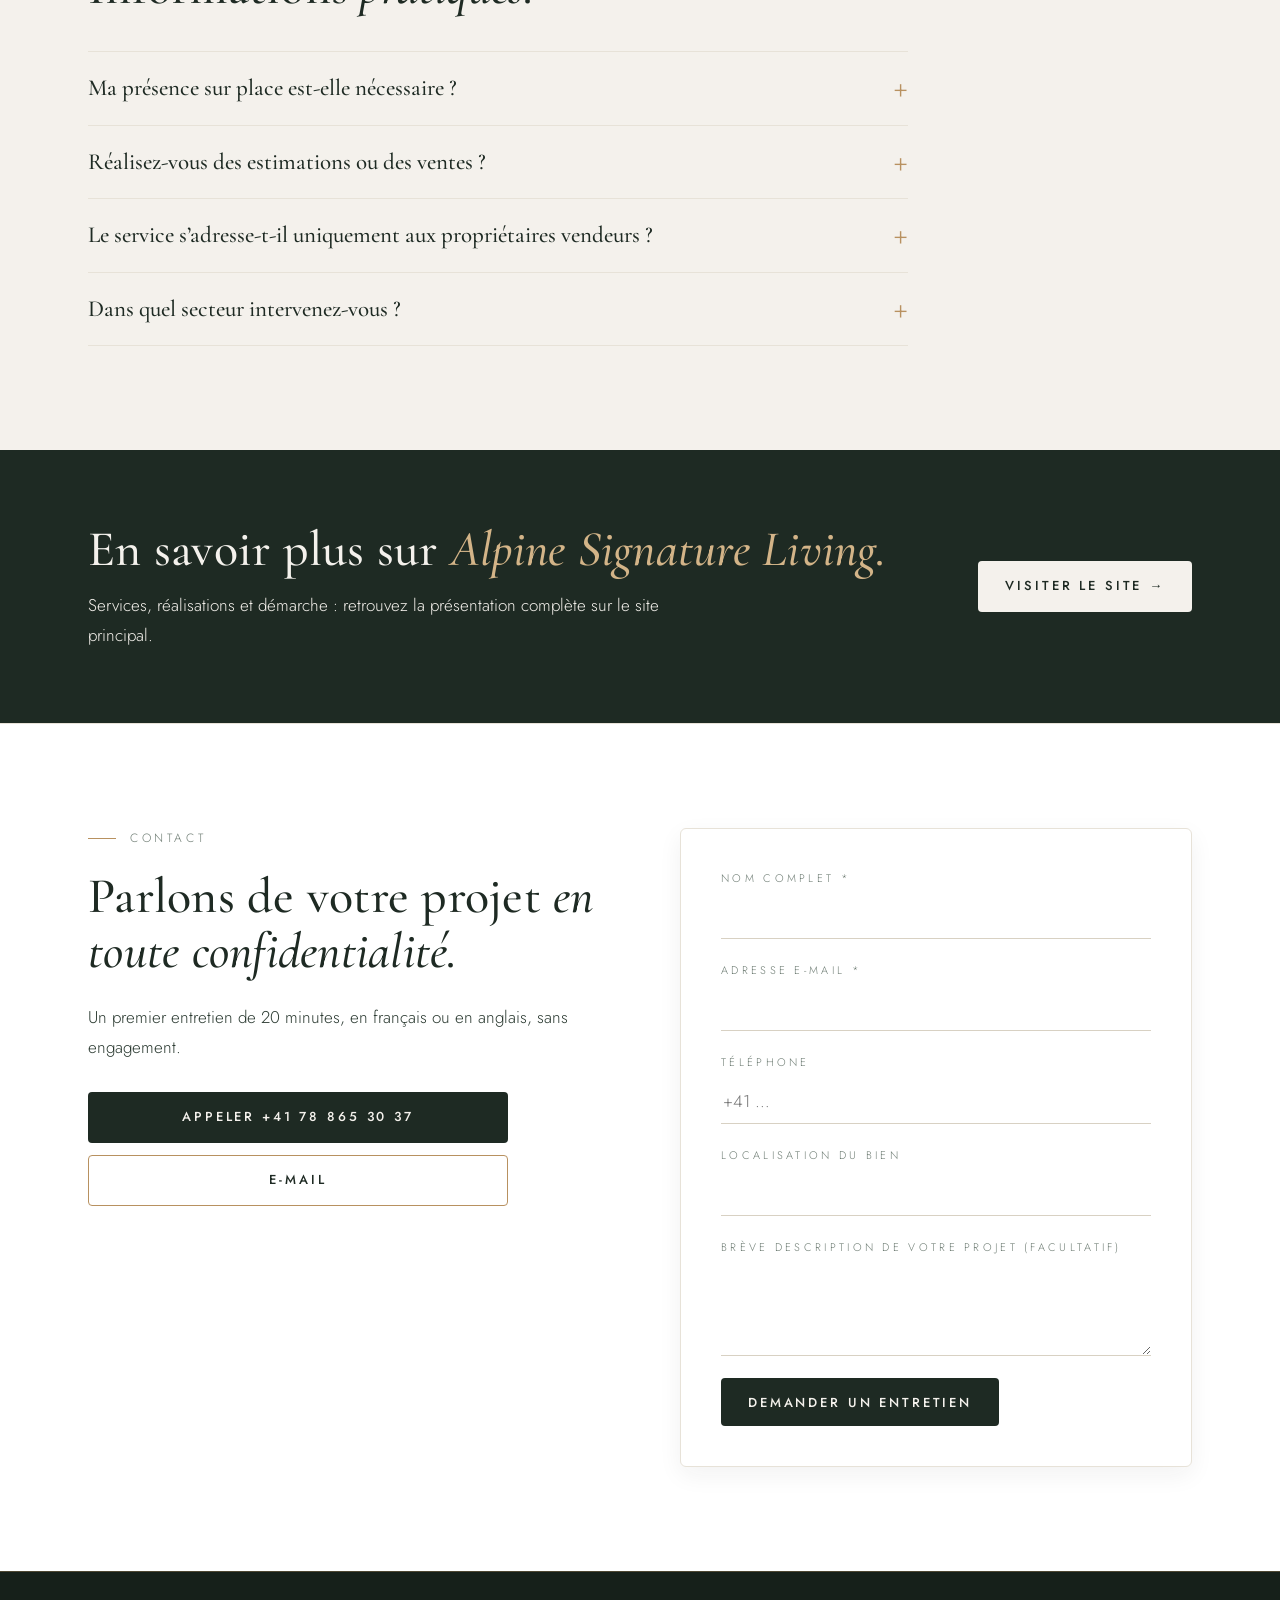
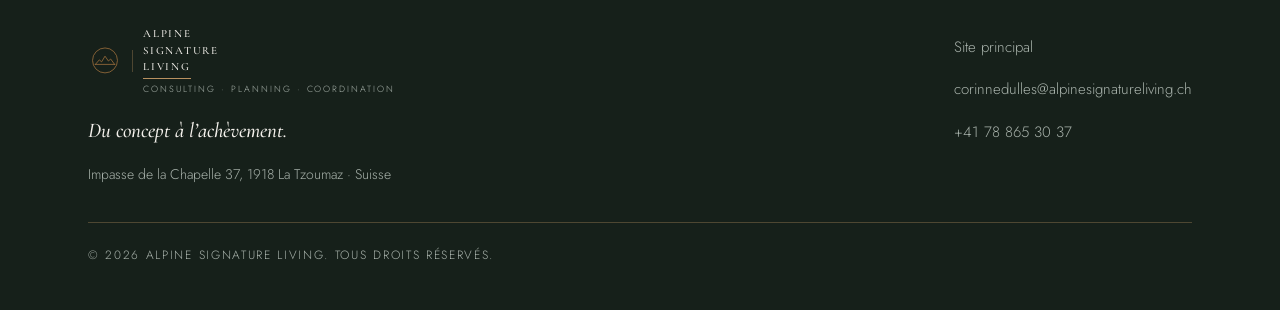
<file: vendre-plus-vite.html>
<!DOCTYPE html>
<html lang="fr">
<head>
<!-- Google tag (gtag.js) -->
<script async src="https://www.googletagmanager.com/gtag/js?id=AW-18353206713"></script>
<script>
  window.dataLayer = window.dataLayer || [];
  function gtag(){dataLayer.push(arguments);}
  gtag('js', new Date());
  gtag('config', 'AW-18353206713');
</script>
<meta charset="utf-8">
<meta name="viewport" content="width=device-width, initial-scale=1, viewport-fit=cover">
<title>Transformez et valorisez votre bien. | Alpine Signature Living</title>
<meta name="description" content="Gestion de projets de rénovation en Valais, pour votre propre usage ou en vue d’une vente. Étude de cas à Ovronnaz : CHF 86 000 de plus-value nette, huit semaines de travaux, vente en deux mois.">
<link rel="canonical" href="https://www.alpinesignatureliving.ch/vendre-plus-vite.html">
<link rel="alternate" hreflang="en" href="https://www.alpinesignatureliving.ch/sell-faster.html">
<link rel="alternate" hreflang="fr" href="https://www.alpinesignatureliving.ch/vendre-plus-vite.html">
<meta property="og:title" content="Transformez et valorisez votre bien. | Alpine Signature Living">
<meta property="og:description" content="Gestion de projets de rénovation en Valais, pour votre propre usage ou en vue d’une vente. Étude de cas à Ovronnaz : CHF 86 000 de plus-value nette, huit semaines de travaux, vente en deux mois.">
<meta property="og:url" content="https://www.alpinesignatureliving.ch/vendre-plus-vite.html">
<meta property="og:type" content="website">
<meta property="og:image" content="https://www.alpinesignatureliving.ch/images/landing/living-kitchen-after.jpg">
<meta name="twitter:card" content="summary_large_image">
<meta name="theme-color" content="#1E2A23">
<link rel="preconnect" href="https://fonts.googleapis.com">
<link rel="preconnect" href="https://fonts.gstatic.com" crossorigin>
<link rel="stylesheet" href="https://fonts.googleapis.com/css2?family=Cormorant+Garamond:ital,wght@0,500;1,500&family=Jost:wght@300;400;500&display=swap">
<link rel="preload" as="image" href="images/landing/living-kitchen-after.jpg">
<style>
:root{--alpine-green:#1E2A23;--alpine-green-700:#16201A;--alpine-green-500:#2C3B32;--signature-gold:#B89160;--gold-300:#D3B488;--gold-600:#A47E4F;--slate-sage:#6F7D74;--stone:#F4F1EC;--paper:#FFFFFF;--hair:#E7E2D8;--on-dark-muted:#A8B2AB;--divider-dark:rgba(184,145,96,.35);--display:'Cormorant Garamond','Times New Roman',Georgia,serif;--sans:'Jost','Helvetica Neue',Arial,sans-serif;--pad:20px;--sec:64px}
@media (min-width:900px){:root{--pad:48px;--sec:104px}}
*{box-sizing:border-box}
html{scroll-behavior:smooth;-webkit-text-size-adjust:100%}
body{margin:0;background:var(--stone);color:var(--alpine-green-500);font-family:var(--sans);font-weight:300;font-size:17px;line-height:1.75;-webkit-font-smoothing:antialiased;text-rendering:optimizeLegibility}
img{display:block;max-width:100%}
a{color:inherit}
::selection{background:rgba(184,145,96,.22)}
:focus-visible{outline:2px solid var(--signature-gold);outline-offset:3px}
.wrap{max-width:1200px;margin:0 auto;padding:0 var(--pad)}
section{padding:var(--sec) 0;scroll-margin-top:72px}
.eyebrow{display:flex;align-items:center;gap:14px;font-size:12px;letter-spacing:.3em;text-transform:uppercase;color:var(--slate-sage);margin:0}
.eyebrow::before{content:"";width:28px;height:1px;background:var(--signature-gold);flex:0 0 auto}
.dark .eyebrow{color:var(--on-dark-muted)}
h1,h2,h3{font-family:var(--display);font-weight:500;color:var(--alpine-green);letter-spacing:.005em;margin:0}
h1{font-size:clamp(38px,5.2vw,68px);line-height:1.06}
h2{font-size:clamp(31px,4.2vw,50px);line-height:1.1;margin-top:20px}
h1 em,h2 em{font-style:italic}
.dark{background:var(--alpine-green);color:var(--stone)}
.dark h1,.dark h2,.dark h3{color:var(--stone)}
.dark h1 em,.dark h2 em{color:var(--gold-300)}
.lead{max-width:640px;margin:24px 0 0}
.btn{display:inline-flex;align-items:center;justify-content:center;min-height:48px;padding:13px 26px;border-radius:4px;border:1px solid transparent;font-family:var(--sans);font-weight:500;font-size:13px;letter-spacing:.22em;text-transform:uppercase;text-decoration:none;cursor:pointer;transition:background .2s,color .2s;text-align:center}
.btn-dark{background:var(--alpine-green);color:var(--stone)}
.btn-dark:hover{background:var(--alpine-green-500)}
.btn-light{background:var(--stone);color:var(--alpine-green)}
.btn-light:hover{background:#fff}
.btn-line{border-color:var(--signature-gold);color:var(--alpine-green);background:transparent}
.btn-line:hover{background:rgba(184,145,96,.12)}
.link{display:inline-flex;align-items:center;min-height:44px;font-weight:400;font-size:12px;letter-spacing:.22em;text-transform:uppercase;text-decoration:none}
.link:hover{color:var(--gold-300)}

/* header */
header{position:sticky;top:0;z-index:30;background:rgba(244,241,236,.92);backdrop-filter:blur(8px);-webkit-backdrop-filter:blur(8px);border-bottom:1px solid var(--hair)}
.head{display:flex;align-items:center;justify-content:space-between;gap:16px;padding-top:12px;padding-bottom:12px}
.logo{display:inline-flex;align-items:center;gap:10px}
.logo-div{width:1px;height:22px;background:var(--divider-dark)}
.logo-word{display:flex;flex-direction:column;gap:5px;font-family:var(--display);font-weight:500;font-size:11px;line-height:1.04;letter-spacing:.16em;text-transform:uppercase}
.logo-word i{display:block;width:48px;height:1px;background:var(--signature-gold)}
.logo-word small{font-family:var(--sans);font-weight:300;font-size:9px;letter-spacing:.22em}
header .logo-word small{display:none}
nav{display:flex;align-items:center;gap:26px}
nav a.n{display:none;font-size:13px;letter-spacing:.22em;text-transform:uppercase;color:var(--slate-sage);text-decoration:none}
nav a.n:hover{color:var(--alpine-green)}
.langs{display:inline-flex;align-items:center;gap:8px;font-weight:400;font-size:12px;letter-spacing:.18em}
.langs a{text-decoration:none;color:var(--slate-sage);padding:12px 2px}
.langs .on{color:var(--alpine-green)}
.langs b{font-weight:400;opacity:.4}
header .btn{min-height:40px;padding:9px 16px;font-size:11px}
@media (min-width:900px){nav a.n{display:inline}header .logo-word small{display:block}.head{padding-top:16px;padding-bottom:16px}}
@media (max-width:420px){header .btn{display:none}}

/* hero */
.hero{padding:0}
.hero-grid{display:grid;grid-template-columns:1fr}
.hero-text{padding:56px var(--pad) 48px}
.hero-text .sub{font-size:18px;line-height:1.7;opacity:.92;max-width:560px;margin:22px 0 30px}
.hero-cta{display:flex;flex-wrap:wrap;align-items:center;gap:10px 22px}
.hero-img{position:relative;min-height:260px}
.hero-img img{position:absolute;inset:0;width:100%;height:100%;object-fit:cover}
@media (min-width:900px){.hero-grid{grid-template-columns:1.05fr .95fr;min-height:640px}.hero-text{display:flex;flex-direction:column;justify-content:center;padding:88px 56px 88px max(48px,calc((100vw - 1200px)/2 + 48px))}}
.proof{background:var(--alpine-green-700);border-top:1px solid var(--divider-dark);border-bottom:1px solid var(--divider-dark)}
.proof-grid{display:grid;grid-template-columns:1fr}
.proof-grid>div{padding:22px 0;border-bottom:1px solid var(--divider-dark)}
.proof-grid>div:last-child{border-bottom:0}
.big{font-family:var(--display);font-weight:500;font-size:34px;line-height:1.05;color:var(--stone)}
.small{font-size:14px;line-height:1.5;color:var(--on-dark-muted);margin-top:8px}
@media (min-width:760px){.proof-grid{grid-template-columns:repeat(3,1fr)}.proof-grid>div{padding:34px 28px;border-bottom:0;border-right:1px solid var(--divider-dark)}.proof-grid>div:first-child{padding-left:0}.proof-grid>div:last-child{border-right:0}}

/* problem */
.problem{background:var(--paper);border-bottom:1px solid var(--hair)}
.problem p.body{font-family:var(--display);font-weight:500;font-size:clamp(21px,2.3vw,27px);line-height:1.5;color:var(--alpine-green);max-width:820px;margin:28px 0 0;border-left:2px solid var(--signature-gold);padding-left:22px}

/* who it is for */
.who{display:grid;grid-template-columns:1fr;gap:20px;margin-top:40px}
.who-card{background:var(--stone);border:1px solid var(--hair);border-top:2px solid var(--signature-gold);border-radius:6px;padding:28px 24px}
.who-card h3{font-size:28px;line-height:1.15}
.who-card p{margin:12px 0 0;font-size:16px;color:var(--slate-sage)}
@media (min-width:760px){.who{grid-template-columns:1fr 1fr;gap:24px}.who-card{padding:36px 32px}}

/* case */
.pairs{display:grid;gap:36px;margin-top:44px}
.pair{margin:0}
.pair-imgs{display:grid;grid-template-columns:1fr;gap:3px}
.pair-imgs div{position:relative;aspect-ratio:3/2;overflow:hidden;background:var(--alpine-green-700)}
.pair-imgs img{position:absolute;inset:0;width:100%;height:100%;object-fit:cover}
.tag{position:absolute;left:12px;bottom:12px;font-size:10px;font-weight:400;letter-spacing:.22em;text-transform:uppercase;padding:5px 11px;background:rgba(22,32,26,.82);color:var(--stone)}
.tag.a{background:var(--signature-gold);color:var(--alpine-green-700)}
.pair figcaption{font-family:var(--display);font-style:italic;font-weight:500;font-size:22px;color:var(--stone);margin-top:14px}
@media (min-width:640px){.pair-imgs{grid-template-columns:1fr 1fr}}
.case-more{margin-top:36px;color:var(--gold-300)}

/* steps */
.steps{display:grid;grid-template-columns:1fr;gap:34px;margin-top:48px}
.step{border-top:1px solid var(--hair);padding-top:22px}
.num{font-family:var(--display);font-weight:500;font-size:44px;line-height:1;color:var(--signature-gold)}
.step h3{font-size:27px;line-height:1.15;margin:16px 0 10px}
.step p{margin:0;font-size:16px;color:var(--slate-sage)}
@media (min-width:700px){.steps{grid-template-columns:repeat(2,1fr);gap:40px}}
@media (min-width:1080px){.steps{grid-template-columns:repeat(4,1fr);gap:32px}}

/* about */
.about{background:var(--paper);border-top:1px solid var(--hair);border-bottom:1px solid var(--hair)}
.about-row{display:flex;flex-direction:column;gap:26px;margin-top:30px}
.portrait{position:relative;flex:0 0 auto;width:112px;height:112px}
.portrait img{width:100%;height:100%;object-fit:cover;border-radius:50%}
.portrait::after{content:"";position:absolute;inset:-7px;border:1.5px solid var(--signature-gold);border-radius:50%}
.about-name{font-family:var(--display);font-style:italic;font-weight:500;font-size:30px;line-height:1.1;color:var(--alpine-green)}
.about-role{font-size:12px;letter-spacing:.28em;text-transform:uppercase;color:var(--slate-sage);margin-top:6px}
.about p{margin:16px 0 0;max-width:640px}
@media (min-width:760px){.about-row{flex-direction:row;align-items:flex-start;gap:44px}.portrait{margin:7px}}

/* faq */
.faq-list{margin-top:36px;max-width:820px;border-top:1px solid var(--hair)}
details{border-bottom:1px solid var(--hair)}
summary{list-style:none;cursor:pointer;display:flex;align-items:center;justify-content:space-between;gap:20px;padding:20px 0;min-height:56px;font-family:var(--display);font-weight:500;font-size:23px;line-height:1.25;color:var(--alpine-green)}
summary::-webkit-details-marker{display:none}
summary::after{content:"+";font-family:var(--sans);font-weight:300;font-size:26px;color:var(--signature-gold);flex:0 0 auto}
details[open] summary::after{content:"–"}
details p{margin:0 0 22px;max-width:680px;color:var(--slate-sage)}

/* link to main website */
nav a.n.site{color:var(--alpine-green);font-weight:500}
.site-band{padding:56px 0}
.site-row{display:flex;flex-direction:column;align-items:flex-start;gap:26px}
@media (min-width:860px){.site-band{padding:72px 0}.site-row{flex-direction:row;align-items:center;justify-content:space-between;gap:48px}.site-row .btn{flex:0 0 auto}}

/* contact */
.contact-grid{display:grid;grid-template-columns:1fr;gap:44px}
.contact-ways{display:flex;flex-direction:column;gap:12px;margin-top:30px;max-width:420px}
.card{background:var(--paper);border:1px solid var(--hair);border-radius:6px;box-shadow:0 8px 24px rgba(30,42,35,.06);padding:clamp(22px,5vw,40px)}
form{display:flex;flex-direction:column;gap:22px}
label{display:flex;flex-direction:column;gap:6px;font-size:11px;letter-spacing:.3em;text-transform:uppercase;color:var(--slate-sage)}
input,textarea{font-family:var(--sans);font-weight:300;font-size:17px;letter-spacing:0;text-transform:none;color:var(--alpine-green);background:transparent;border:0;border-bottom:1px solid #D8D1C3;border-radius:0;padding:10px 2px;width:100%}
input:focus,textarea:focus{outline:0;border-bottom-color:var(--signature-gold)}
textarea{resize:vertical;min-height:84px}
@media (min-width:900px){.contact-grid{grid-template-columns:1fr 1fr;gap:80px;align-items:start}}

/* footer */
footer{background:var(--alpine-green-700);color:var(--on-dark-muted);padding:56px 0 44px;border-top:1px solid var(--divider-dark);font-size:15px}
.foot{display:flex;flex-wrap:wrap;justify-content:space-between;gap:36px}
.foot-tag{font-family:var(--display);font-style:italic;font-weight:500;font-size:21px;color:var(--stone);margin:20px 0 0}
.foot-links{display:flex;flex-direction:column;gap:4px}
.foot-links a{text-decoration:none;padding:6px 0;overflow-wrap:anywhere}
.foot-links a:hover{color:var(--stone)}
.foot-copy{margin-top:36px;padding-top:22px;border-top:1px solid var(--divider-dark);font-size:12px;letter-spacing:.14em;text-transform:uppercase}

/* sticky call bar on phones */
.callbar{display:none}
@media (max-width:760px){.callbar{position:fixed;left:0;right:0;bottom:0;z-index:40;display:flex;gap:1px;background:var(--divider-dark);box-shadow:0 -6px 20px rgba(22,32,26,.18);padding-bottom:env(safe-area-inset-bottom)}.callbar a{flex:1;display:flex;text-align:center;padding:0 10px;align-items:center;justify-content:center;min-height:54px;font-weight:500;font-size:12px;letter-spacing:.2em;text-transform:uppercase;text-decoration:none}.callbar .c1{background:var(--alpine-green);color:var(--stone)}.callbar .c2{background:var(--stone);color:var(--alpine-green)}footer{padding-bottom:calc(44px + 54px + env(safe-area-inset-bottom))}}
@media (prefers-reduced-motion:reduce){html{scroll-behavior:auto}*{transition:none!important}}
</style>
</head>
<body>

<header>
  <div class="wrap head">
    <a href="index.html" aria-label="Alpine Signature Living" style="text-decoration:none"><span class="logo">
        <svg width="34" height="34" viewBox="0 0 120 120" fill="none" aria-hidden="true"><circle cx="60" cy="58" r="44" stroke="#A8763F" stroke-width="2.6"/><path d="M26 72 L40 56 L48 63 L60 43 L72 60 L80 53 L94 72" stroke="#A8763F" stroke-width="2.6" stroke-linecap="round" stroke-linejoin="round"/><line x1="24" y1="72" x2="96" y2="72" stroke="#A8763F" stroke-width="2.6"/></svg>
        <span class="logo-div"></span>
        <span class="logo-word" style="color:#1E2A23"><span>Alpine</span><span>Signature</span><span>Living</span><i></i><small style="color:#6F7D74">Consulting · Planning · Coordination</small></span>
      </span></a>
    <nav>
      <a class="n" href="#case">Étude de cas</a>
      <a class="n" href="#how">Démarche</a>
      <a class="n" href="#contact">Contact</a>
      <a class="n site" href="index.html">Site web →</a>
      <span class="langs"><a href="sell-faster.html" lang="en" hreflang="en">EN</a><b>|</b><span class="on">FR</span></span>
      <a class="btn btn-dark" href="#contact">Planifier un entretien</a>
    </nav>
  </div>
</header>

<main>
  <section class="hero dark">
    <div class="hero-grid">
      <div class="hero-text">
        <p class="eyebrow">Gestion de projets de rénovation</p>
        <h1 style="margin-top:22px">Transformez <em>et valorisez votre bien.</em></h1>
        <p class="sub">Je pilote votre rénovation, du premier entretien à la remise du bien, que vous souhaitiez le conserver ou le vendre. Un interlocuteur unique sur place, un périmètre et un budget définis, sans que votre présence soit nécessaire.</p>
        <div class="hero-cta">
          <a class="btn btn-light" href="#contact">Planifier un entretien</a>
          <a class="link" href="#case">Consulter l’étude de cas d’Ovronnaz →</a>
        </div>
      </div>
      <div class="hero-img"><img src="images/landing/living-kitchen-after.jpg" alt="Séjour et cuisine rénovés de l’appartement d’Ovronnaz" width="1400" height="970" fetchpriority="high"></div>
    </div>
  </section>

  <div class="proof dark">
    <div class="wrap proof-grid">
      <div><div class="big">CHF 86 000</div><div class="small">Plus-value nette</div></div>
      <div><div class="big">8 semaines</div><div class="small">Durée des travaux</div></div>
      <div><div class="big">2 mois</div><div class="small">Vente conclue en deux mois, au prix demandé</div></div>
    </div>
  </div>

  <section class="problem">
    <div class="wrap">
      <p class="eyebrow">À qui s’adresse ce service</p>
      <h2>Deux raisons de rénover, <em>une même exigence.</em></h2>
      <div class="who">
        <div class="who-card"><h3>Pour votre propre usage</h3><p>Vous souhaitez un bien à la hauteur de vos attentes en matière d’esthétique et de confort, sans avoir à coordonner les artisans à distance. Je planifie les travaux, dirige le chantier et vous remets un bien achevé.</p></div>
        <div class="who-card"><h3>En vue d’une vente</h3><p>Les acquéreurs de biens en montagne privilégient généralement les logements prêts à être occupés. Un intérieur daté allonge le délai de vente et pèse sur le prix. Une rénovation ciblée permet de vendre plus rapidement et dans de meilleures conditions.</p></div>
      </div>
    </div>
  </section>

  <section id="case" class="dark">
    <div class="wrap">
      <p class="eyebrow">Étude de cas</p>
      <h2>Ovronnaz : un appartement daté, <em>vendu au prix demandé.</em></h2>
      <p class="lead">Un appartement de 54,8 m² acquis pour CHF 310 000. Des travaux de CHF 64 000 réalisés en huit semaines : suppression de cloisons, remplacement de la cuisine et de la salle de bain, pose d’un parquet en chêne et de parements en vieux bois. Le bien s’est vendu au prix demandé de CHF 460 000 en deux mois.</p>
      <div class="pairs">
        <figure class="pair">
          <div class="pair-imgs">
            <div><img src="images/landing/living-before.jpg" alt="Séjour, avant" loading="lazy" decoding="async" width="1400" height="933"><span class="tag">Avant</span></div>
            <div><img src="images/landing/living-after.jpg" alt="Séjour, après" loading="lazy" decoding="async" width="1400" height="933"><span class="tag a">Après</span></div>
          </div>
          <figcaption>Séjour</figcaption>
        </figure>
        <figure class="pair">
          <div class="pair-imgs">
            <div><img src="images/landing/kitchen-before.jpg" alt="Cuisine, avant" loading="lazy" decoding="async" width="1400" height="933"><span class="tag">Avant</span></div>
            <div><img src="images/landing/kitchen-after.jpg" alt="Cuisine, après" loading="lazy" decoding="async" width="1400" height="933"><span class="tag a">Après</span></div>
          </div>
          <figcaption>Cuisine</figcaption>
        </figure>
        <figure class="pair">
          <div class="pair-imgs">
            <div><img src="images/landing/living-kitchen-before.jpg" alt="Séjour &amp; cuisine, avant" loading="lazy" decoding="async" width="1400" height="933"><span class="tag">Avant</span></div>
            <div><img src="images/landing/living-kitchen-after.jpg" alt="Séjour &amp; cuisine, après" loading="lazy" decoding="async" width="1400" height="933"><span class="tag a">Après</span></div>
          </div>
          <figcaption>Séjour &amp; cuisine</figcaption>
        </figure>
      </div>
      <a class="link case-more" href="index.html#projects">Consulter le projet complet →</a>
    </div>
  </section>

  <section id="how">
    <div class="wrap">
      <p class="eyebrow">Démarche</p>
      <h2>Quatre étapes, <em>un interlocuteur unique.</em></h2>
      <div class="steps">
        <div class="step"><div class="num">01</div><h3>Première rencontre</h3><p>Nous commençons par un échange sur votre bien et vos objectifs, suivi d’une visite sur place. Cette étape me permet de bien comprendre votre projet et de réunir les informations nécessaires à l’élaboration d’un plan d’action. Sans engagement.</p></div>
        <div class="step"><div class="num">02</div><h3>Proposition</h3><p>Lors d’un second entretien, je vous présente un projet de proposition précisant le plan d’action, le calendrier, la fourchette de coûts et les honoraires. Vos remarques sont intégrées à la proposition écrite définitive, convenue avant le début des travaux.</p></div>
        <div class="step"><div class="num">03</div><h3>Réalisation</h3><p>Je me charge des autorisations, coordonne les artisans et supervise le chantier. Vous recevez des rapports d’avancement écrits réguliers, accompagnés de photographies. Je peux également me charger de l’ameublement, pour votre propre usage ou en vue d’une vente. Un bien soigneusement meublé aide les acquéreurs à se projeter et facilite la vente.</p></div>
        <div class="step"><div class="num">04</div><h3>Remise du bien</h3><p>Vous prenez possession d’un bien achevé. En cas de vente, votre agent immobilier procède à l’estimation et conduit la vente. Je peux vous recommander un agent sur demande.</p></div>
      </div>
    </div>
  </section>

  <section class="about">
    <div class="wrap">
      <p class="eyebrow">À propos</p>
      <div class="about-row">
        <div class="portrait"><img src="images/corinne-portrait-headshot.jpg" alt="Portrait de Corinne Dulles" loading="lazy" width="112" height="112"></div>
        <div>
          <div class="about-name">Corinne Dulles</div>
          <div class="about-role">Fondatrice</div>
          <p>Je suis établie à La Tzoumaz. Ancienne consultante en stratégie auprès d’entreprises du Fortune 500, je rénove mes propres biens dans la région. Les chiffres présentés sur cette page proviennent d’un projet que j’ai conduit personnellement. Je travaille en français et en anglais.</p>
        </div>
      </div>
    </div>
  </section>

  <section>
    <div class="wrap">
      <p class="eyebrow">Questions fréquentes</p>
      <h2>Informations <em>pratiques.</em></h2>
      <div class="faq-list"><details><summary>Ma présence sur place est-elle nécessaire ?</summary><p>Non. Je vous représente sur place pendant toute la durée des travaux et vous rends compte par écrit à intervalles réguliers.</p></details><details><summary>Réalisez-vous des estimations ou des ventes ?</summary><p>Non. L’estimation et la vente relèvent de votre agent immobilier. Je conduis la rénovation et me coordonne avec lui ou elle lorsqu’une vente est prévue.</p></details><details><summary>Le service s’adresse-t-il uniquement aux propriétaires vendeurs ?</summary><p>Non. Le service est identique, que vous rénoviez pour votre propre usage ou en vue d’une vente. Il s’applique également si vous acquérez un bien à rénover.</p></details><details><summary>Dans quel secteur intervenez-vous ?</summary><p>Dans le Bas-Valais et le Valais central. Je reste ouverte à l’étude de projets situés dans d’autres régions.</p></details></div>
    </div>
  </section>

  <section class="dark site-band">
    <div class="wrap site-row">
      <div>
        <h2 style="margin-top:0">En savoir plus sur <em>Alpine Signature Living.</em></h2>
        <p class="lead" style="margin-top:14px">Services, réalisations et démarche : retrouvez la présentation complète sur le site principal.</p>
      </div>
      <a class="btn btn-light" href="index.html">Visiter le site →</a>
    </div>
  </section>

  <section id="contact" style="background:var(--paper);border-top:1px solid var(--hair)">
    <div class="wrap contact-grid">
      <div>
        <p class="eyebrow">Contact</p>
        <h2>Parlons de votre projet <em>en toute confidentialité.</em></h2>
        <p class="lead">Un premier entretien de 20 minutes, en français ou en anglais, sans engagement.</p>
        <div class="contact-ways">
          <a class="btn btn-dark" href="tel:+41788653037">Appeler +41 78 865 30 37</a>
          <a class="btn btn-line" href="mailto:corinnedulles@alpinesignatureliving.ch">E-mail</a>
        </div>
      </div>
      <div class="card">
        <form id="callForm">
          <label>Nom complet *<input name="name" autocomplete="name" required></label>
          <label>Adresse e-mail *<input name="email" type="email" autocomplete="email" required></label>
          <label>Téléphone<input name="phone" type="tel" autocomplete="tel" placeholder="+41 …"></label>
          <label>Localisation du bien<input name="where"></label>
          <label>Brève description de votre projet (facultatif)<textarea name="msg" rows="3"></textarea></label>
          <div><button class="btn btn-dark" type="submit">Demander un entretien</button></div>
        </form>
      </div>
    </div>
  </section>
</main>

<footer>
  <div class="wrap">
    <div class="foot">
      <div>
        <span class="logo">
        <svg width="34" height="34" viewBox="0 0 120 120" fill="none" aria-hidden="true"><circle cx="60" cy="58" r="44" stroke="#A8763F" stroke-width="2.6"/><path d="M26 72 L40 56 L48 63 L60 43 L72 60 L80 53 L94 72" stroke="#A8763F" stroke-width="2.6" stroke-linecap="round" stroke-linejoin="round"/><line x1="24" y1="72" x2="96" y2="72" stroke="#A8763F" stroke-width="2.6"/></svg>
        <span class="logo-div"></span>
        <span class="logo-word" style="color:#F4F1EC"><span>Alpine</span><span>Signature</span><span>Living</span><i></i><small style="color:#A8B2AB">Consulting · Planning · Coordination</small></span>
      </span>
        <p class="foot-tag">Du concept à l’achèvement.</p>
        <p style="margin:12px 0 0;font-size:14px">Impasse de la Chapelle 37, 1918 La Tzoumaz · Suisse</p>
      </div>
      <div class="foot-links">
        <a href="index.html">Site principal</a>
        <a href="mailto:corinnedulles@alpinesignatureliving.ch">corinnedulles@alpinesignatureliving.ch</a>
        <a href="tel:+41788653037">+41 78 865 30 37</a>
      </div>
    </div>
    <div class="foot-copy">© 2026 Alpine Signature Living. Tous droits réservés.</div>
  </div>
</footer>

<div class="callbar">
  <a class="c1" href="tel:+41788653037">Appeler</a>
  <a class="c2" href="#contact">Contact</a>
</div>

<script>
  // The form opens the visitor's email app with the request pre-filled (same approach as the main site).
  document.getElementById('callForm').addEventListener('submit', function (ev) {
    ev.preventDefault();
    var f = ev.currentTarget, v = function (n) { return (f.elements[n].value || '').trim(); };
    var body = ['Nom: ' + v('name'), 'E-mail: ' + v('email'), 'Téléphone: ' + v('phone'), 'Bien: ' + v('where'), '', v('msg')].join('\n');
    if (typeof gtag === 'function') gtag('event', 'generate_lead', { page: 'vendre-plus-vite.html' });
    window.location.href = 'mailto:corinnedulles@alpinesignatureliving.ch?subject=' + encodeURIComponent('Demande d’appel (site web)' + ' — ' + v('name')) + '&body=' + encodeURIComponent(body);
  });
</script>
</body>
</html>
</file>
